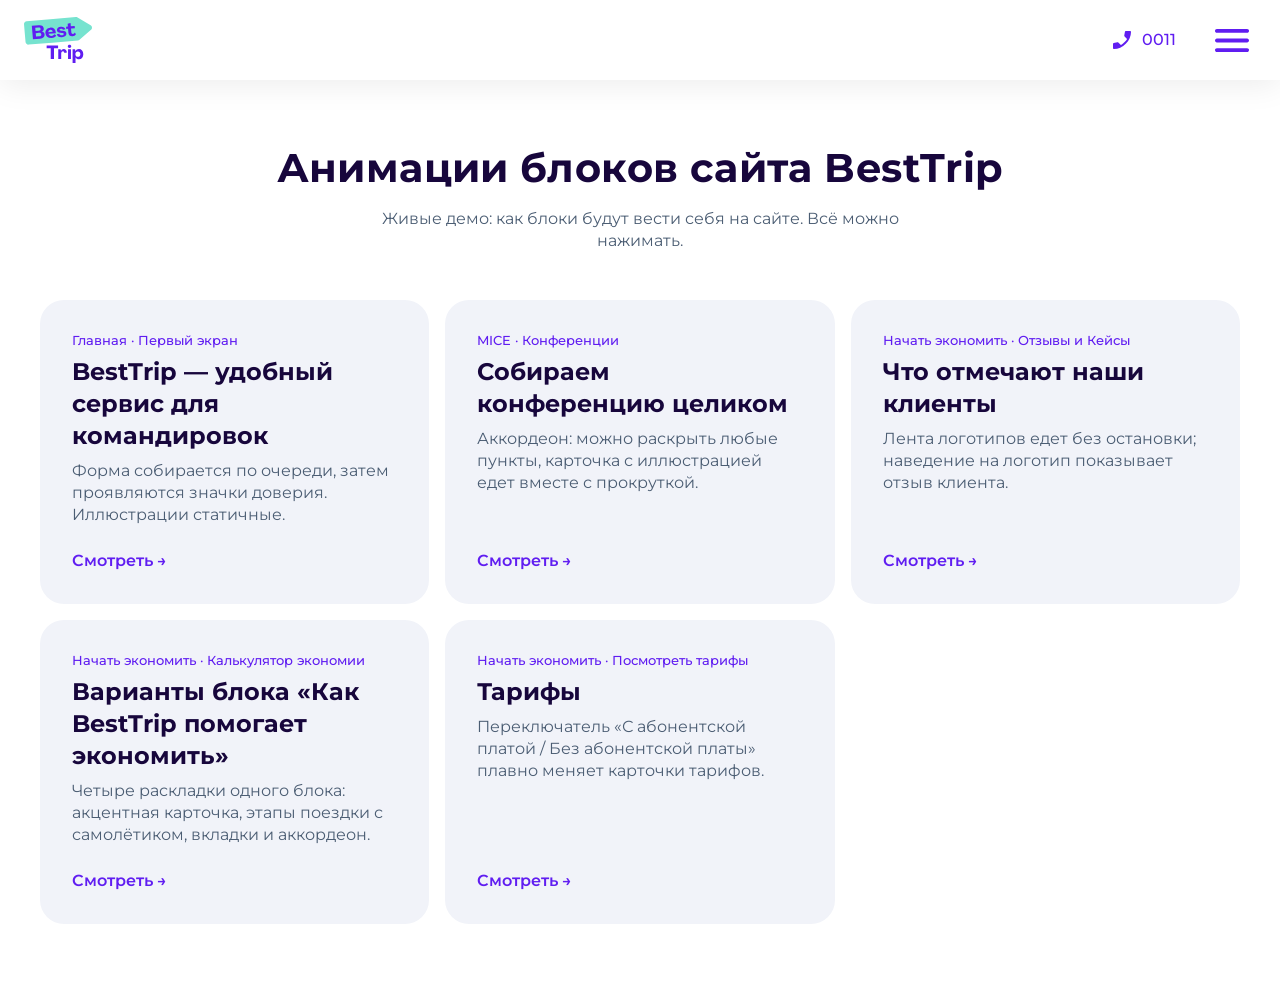
<file: index.html>
<!doctype html>
<html lang="ru">
<head>
<meta charset="utf-8">
<meta name="viewport" content="width=device-width, initial-scale=1">
<link rel="icon" type="image/svg+xml" href="favicon.svg">
<title>BestTrip — анимации блоков</title>
<link rel="preconnect" href="https://fonts.googleapis.com">
<link rel="preconnect" href="https://fonts.gstatic.com" crossorigin>
<link href="https://fonts.googleapis.com/css2?family=Montserrat:wght@400;500;600;700&display=swap" rel="stylesheet">
<style>
  :root {
    --white: #ffffff;
    --ink: #17063c;
    --secondary-text: #4b5d73;
    --section-grey: #f1f3f9;
    --indigo: #601df1;
    --purple-light-10: #efe8fe;
    --fast: 150ms;
    --ease-state: ease-in-out;
  }
  * { box-sizing: border-box; }
  html, body { margin: 0; }
  body {
    background: var(--white);
    color: var(--ink);
    font-family: 'Montserrat', Arial, sans-serif;
    font-size: 16px;
    line-height: 22px;
    -webkit-font-smoothing: antialiased;
  }
  main { max-width: 1232px; margin: 0 auto; padding: 64px 16px; }
  h1 { margin: 0 0 16px; text-align: center; font-size: 40px; line-height: 48px; font-weight: 700; letter-spacing: 0.4px; }
  .lead { max-width: 592px; margin: 0 auto 48px; text-align: center; color: var(--secondary-text); }
  .grid { display: grid; grid-template-columns: repeat(3, minmax(0, 1fr)); gap: 16px; margin: 0; padding: 0; list-style: none; }
  .card {
    display: flex;
    height: 100%;
    flex-direction: column;
    gap: 8px;
    border-radius: 24px;
    padding: 32px;
    background: var(--section-grey);
    color: inherit;
    text-decoration: none;
    transition: background-color var(--fast) var(--ease-state);
  }
  .card:hover { background: var(--purple-light-10); }
  .card:focus-visible { outline: 2px solid var(--indigo); outline-offset: 2px; }
  .card__tag { color: var(--indigo); font-size: 13px; line-height: 16px; font-weight: 500; }
  .card__title { margin: 0; font-size: 24px; line-height: 32px; font-weight: 700; }
  .card__text { margin: 0; color: var(--secondary-text); }
  .card__more { margin-top: auto; padding-top: 16px; color: var(--indigo); font-weight: 600; }
  @media (max-width: 1023px) {
    h1 { font-size: 32px; line-height: 40px; letter-spacing: 0.32px; }
    .grid { grid-template-columns: repeat(2, minmax(0, 1fr)); }
  }
  @media (max-width: 599px) {
    main { padding: 32px 16px; }
    h1 { font-size: 28px; line-height: 36px; letter-spacing: 0; }
    .grid { grid-template-columns: 1fr; }
    .card { padding: 24px; }
  }
</style>
<script src="assets/header.js" defer></script>
</head>
<body>
<main>
  <h1>Анимации блоков сайта BestTrip</h1>
  <p class="lead">Живые демо: как блоки будут вести себя на сайте. Всё можно нажимать.</p>
  <ul class="grid">
    <li>
      <a class="card" href="home-hero/">
        <span class="card__tag">Главная · Первый экран</span>
        <h2 class="card__title">BestTrip — удобный сервис для командировок</h2>
        <p class="card__text">Форма собирается по очереди, затем проявляются значки доверия. Иллюстрации статичные.</p>
        <span class="card__more">Смотреть →</span>
      </a>
    </li>
    <li>
      <a class="card" href="conference-accordion/">
        <span class="card__tag">MICE · Конференции</span>
        <h2 class="card__title">Собираем конференцию целиком</h2>
        <p class="card__text">Аккордеон: можно раскрыть любые пункты, карточка с иллюстрацией едет вместе с прокруткой.</p>
        <span class="card__more">Смотреть →</span>
      </a>
    </li>
    <li>
      <a class="card" href="client-reviews/">
        <span class="card__tag">Начать экономить · Отзывы и Кейсы</span>
        <h2 class="card__title">Что отмечают наши клиенты</h2>
        <p class="card__text">Лента логотипов едет без остановки; наведение на логотип показывает отзыв клиента.</p>
        <span class="card__more">Смотреть →</span>
      </a>
    </li>
    <li>
      <a class="card" href="savings-help-variants/">
        <span class="card__tag">Начать экономить · Калькулятор экономии</span>
        <h2 class="card__title">Варианты блока «Как BestTrip помогает экономить»</h2>
        <p class="card__text">Четыре раскладки одного блока: акцентная карточка, этапы поездки с самолётиком, вкладки и аккордеон.</p>
        <span class="card__more">Смотреть →</span>
      </a>
    </li>
    <li>
      <a class="card" href="pricing/">
        <span class="card__tag">Начать экономить · Посмотреть тарифы</span>
        <h2 class="card__title">Тарифы</h2>
        <p class="card__text">Переключатель «С абонентской платой / Без абонентской платы» плавно меняет карточки тарифов.</p>
        <span class="card__more">Смотреть →</span>
      </a>
    </li>
  </ul>
</main>
</body>
</html>
</file>
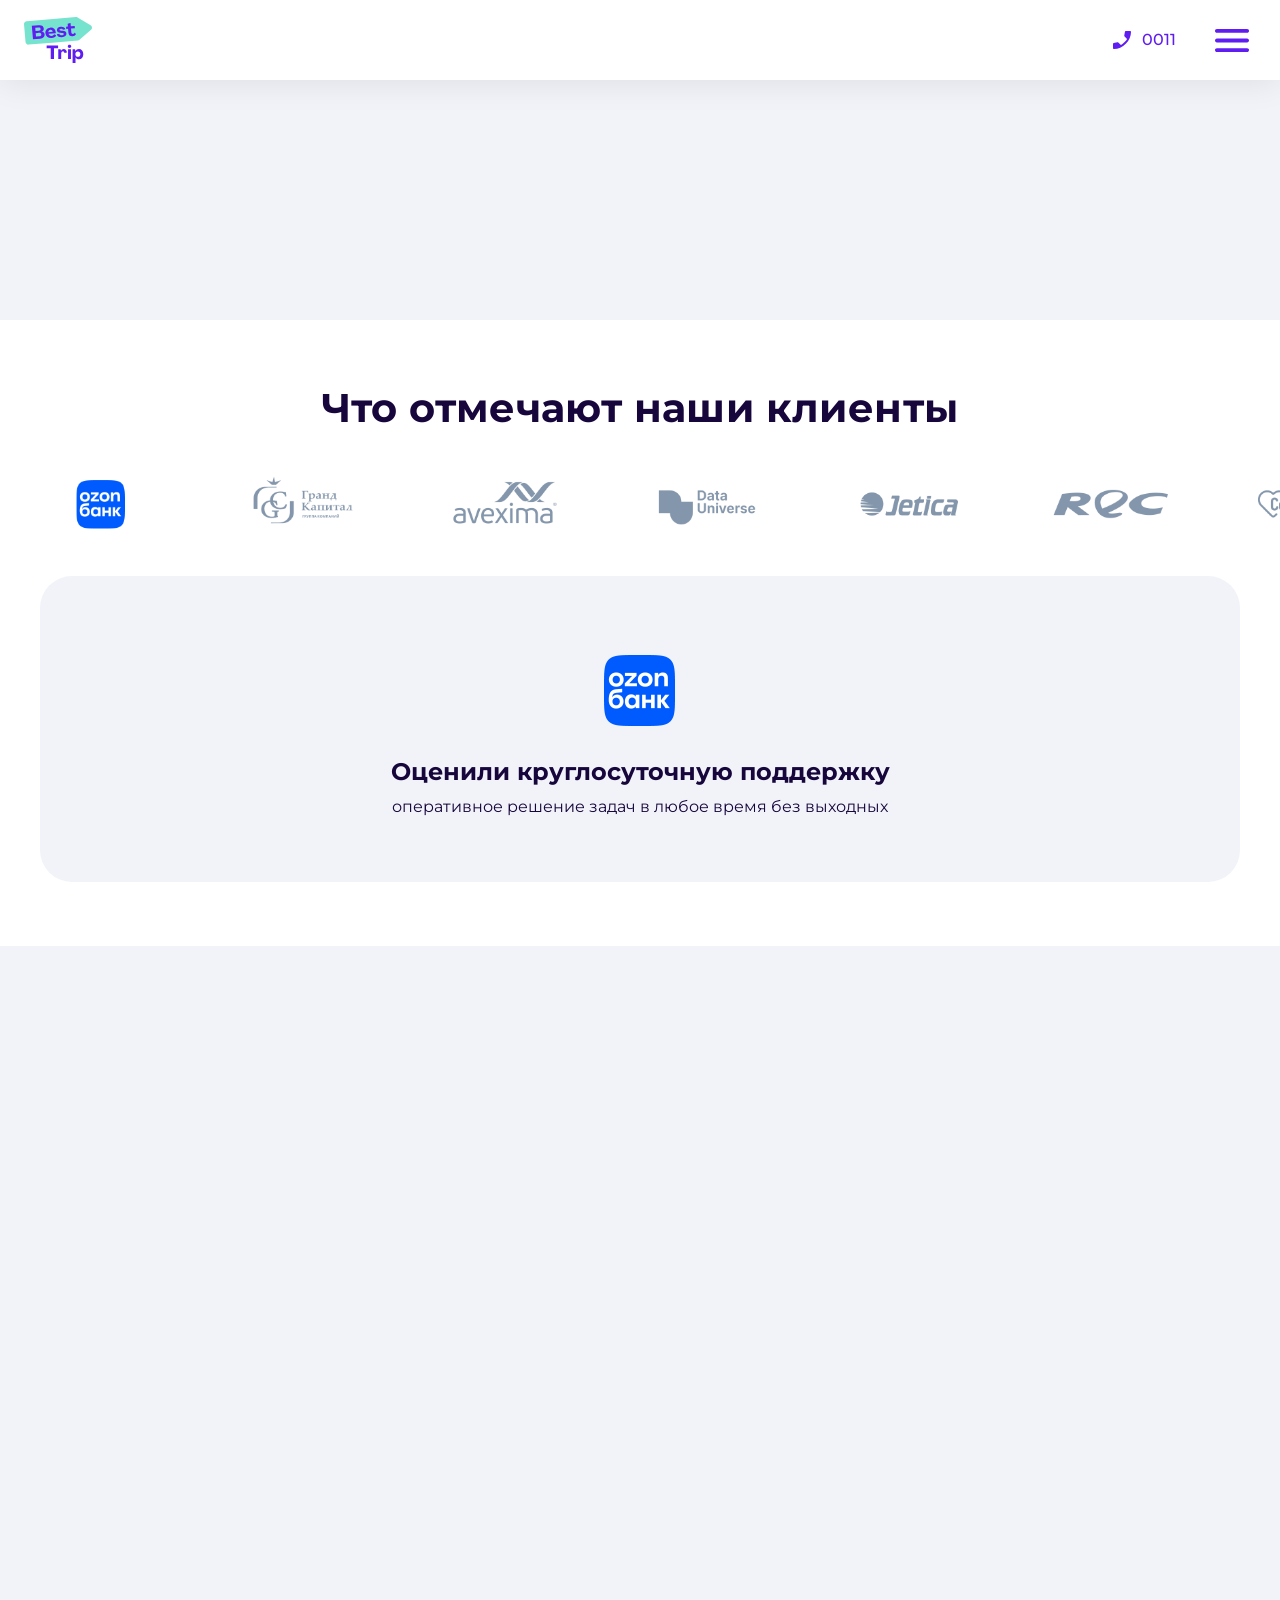
<file: client-reviews/index.html>
<!doctype html>
<html lang="ru">
<head>
<meta charset="utf-8">
<meta name="viewport" content="width=device-width, initial-scale=1">
<link rel="icon" type="image/svg+xml" href="../favicon.svg">
<title>Что отмечают наши клиенты — BestTrip</title>
<link rel="preconnect" href="https://fonts.googleapis.com">
<link rel="preconnect" href="https://fonts.gstatic.com" crossorigin>
<link href="https://fonts.googleapis.com/css2?family=Montserrat:wght@400;500;600;700&display=swap" rel="stylesheet">
<script src="../assets/header.js" defer></script>
<style>
  /* Tokens: BestTrip design-system/tokens.css */
  :root {
    --white: #ffffff;
    --ink: #17063c;
    --section-grey: #f1f3f9;
    --grey-10: #e6ecf3;
    --indigo: #601df1;
    --fast: 150ms;
    --base: 250ms;
    --ease-state: ease-in-out;

    /* mobile (<600) */
    --h2-size: 28px; --h2-lh: 36px; --h2-ls: 0px;
    --h4-size: 20px; --h4-lh: 26px;
    --section-pad: 32px;
    --title-gap: 24px;
    --card-pad: 24px;
    --card-radius: 24px;
    --card-logo-w: 160px;
  }
  @media (min-width: 600px) {
    :root {
      --h2-size: 32px; --h2-lh: 40px; --h2-ls: 0.32px;
      --h4-size: 20px; --h4-lh: 28px;
      --section-pad: 48px;
      --title-gap: 32px;
      --card-pad: 48px;
      --card-radius: 32px;
      --card-logo-w: 200px;
    }
  }
  @media (min-width: 1024px) {
    :root {
      --h2-size: 40px; --h2-lh: 48px; --h2-ls: 0.4px;
      --h4-size: 24px; --h4-lh: 32px;
      --section-pad: 64px;
      --card-pad: 64px;
    }
  }

  * { box-sizing: border-box; }
  html, body { margin: 0; }
  body {
    background: var(--white);
    color: var(--ink);
    font-family: 'Montserrat', Arial, sans-serif;
    font-size: 16px;
    line-height: 22px;
    -webkit-font-smoothing: antialiased;
    overflow-x: hidden;
  }
  button { font: inherit; color: inherit; }

  /* Empty grey sections around the block, as if it sat in the middle of a page */
  .spacer { height: 100vh; background: var(--section-grey); }
  .spacer--top { height: 240px; }

  .block { padding: var(--section-pad) 0; background: var(--white); }
  .block__title {
    margin: 0 16px var(--title-gap);
    text-align: center;
    font-size: var(--h2-size);
    line-height: var(--h2-lh);
    font-weight: 700;
    letter-spacing: var(--h2-ls);
  }

  /* ---------- Logo rows: full-bleed marquees ---------- */
  .rows { display: grid; gap: 16px; }
  .row { overflow: hidden; }
  .track { display: flex; width: max-content; gap: 16px; padding-inline: 8px; will-change: transform; }
  .row[data-dir='left'] .track { animation: mq-left 48s linear infinite; }
  /* The marquee keeps moving under the cursor; it only pauses while a keyboard user tabs through logos */
  .rows:has(.logo:focus-visible) .track { animation-play-state: paused; }
  @keyframes mq-left { from { transform: translateX(0); } to { transform: translateX(-50%); } }

  .logo {
    position: relative;
    display: grid;
    width: 186px;
    height: 80px;
    flex: 0 0 auto;
    place-items: center;
    padding: 0;
    border: 0;
    border-radius: 16px;
    background: transparent;
    cursor: pointer;
  }
  .logo img { grid-area: 1 / 1; display: block; width: 136px; height: 68px; transition: opacity var(--fast) var(--ease-state); }
  .logo .is-color { opacity: 0; }
  .logo:hover .is-color, .logo:focus-visible .is-color, .logo[aria-pressed='true'] .is-color { opacity: 1; }
  .logo:hover .is-grey, .logo:focus-visible .is-grey, .logo[aria-pressed='true'] .is-grey { opacity: 0; }
  .logo:focus-visible { outline: 2px solid var(--indigo); outline-offset: -2px; }

  /* ---------- Review card ---------- */
  .card {
    max-width: 1200px;
    margin: 32px 16px 0;
    border-radius: var(--card-radius);
    padding: var(--card-pad);
    background: var(--section-grey);
    text-align: center;
  }
  @media (min-width: 600px) { .card { margin-inline: auto; width: min(720px, calc(100% - 48px)); } }
  @media (min-width: 1024px) { .card { width: min(1200px, calc(100% - 64px)); } }
  .card__body { display: flex; flex-direction: column; align-items: center; gap: 16px; transition: opacity var(--base) var(--ease-state), transform var(--base) var(--ease-state); }
  .card__body.is-out { opacity: 0; transform: translateY(8px); }
  .card__logo { display: block; width: var(--card-logo-w); height: auto; aspect-ratio: 2 / 1; }
  .card__text { max-width: 693px; }
  .card__title { margin: 0 0 8px; font-size: var(--h4-size); line-height: var(--h4-lh); font-weight: 700; }
  .card__desc { margin: 0; }

  /* ---------- Progress bar under the swipe row (phone only) ---------- */
  .progress { display: none; }

  /* ---------- Phone: swipeable logo cards + progress bar (Figma Home/375 7963:128032) ---------- */
  @media (max-width: 599px) {
    .row { margin-inline: 16px; overflow-x: auto; scroll-snap-type: x mandatory; scrollbar-width: none; }
    .row::-webkit-scrollbar { display: none; }
    .row .track { animation: none !important; padding-inline: 0; gap: 8px; }
    .row .is-clone { display: none; }
    .logo {
      width: 149px;
      height: 80px;
      border: 1px solid var(--grey-10);
      border-radius: 16px;
      background: var(--white);
      scroll-snap-align: start;
    }
    .logo img { width: 120px; height: 60px; }
    .progress {
      position: relative;
      display: block;
      height: 4px;
      margin: 16px 16px 0;
      overflow: hidden;
      border-radius: 2px;
      background: var(--grey-10);
    }
    .progress__thumb {
      position: absolute;
      top: 0;
      left: 0;
      height: 100%;
      border-radius: 2px;
      background: var(--ink);
      will-change: transform;
    }
    .card { margin-top: 24px; }
  }

  @media (prefers-reduced-motion: reduce) {
    .track { animation: none !important; }
    .row { overflow-x: auto; scrollbar-width: none; }
    .row .is-clone { display: none; }
    *, *::before, *::after { transition: none !important; }
  }
</style>
</head>
<body>
<div class="spacer spacer--top" aria-hidden="true"></div>
<section class="block" aria-labelledby="title">
  <h2 class="block__title" id="title">Что отмечают наши клиенты</h2>
  <div class="rows" id="rows"></div>
  <div class="progress" aria-hidden="true"><div class="progress__thumb" id="thumb"></div></div>
  <div class="card" aria-live="polite">
    <div class="card__body" id="card"></div>
  </div>
</section>
<div class="spacer" aria-hidden="true"></div>

<script>
/* Copy: Figma node 7970:131900 «Отзывы» */
const CLIENTS = [
  { id: 'ozon', name: 'Ozon Банк', head: 'Оценили круглосуточную поддержку', body: 'оперативное решение задач в любое время без выходных' },
  { id: 'grand_capital', name: 'Гранд Капитал', head: 'Отмечают высокий уровень сервиса', body: 'качественное сопровождение до и после командировки, помощь в решении всех вопросов во время поездки, структурированность информации и памяток' },
  { id: 'avexima', name: 'Avexima', head: 'Ценят профессионализм персонала', body: 'отдельная благодарность менеджерам Ксении и Веронике за чёткость, терпение, внимательность и умение общаться с иностранными партнёрами от имени группы' },
  { id: 'data_universe', name: 'Data Universe', head: 'Оценили круглосуточную поддержку', body: 'оперативное решение задач в любое время без выходных' },
  { id: 'jetica', name: 'Jetica', head: 'Оценили круглосуточную поддержку', body: 'оперативное решение задач в любое время без выходных' },
  { id: 'rusendurance', name: 'РЭК', head: 'Оценили круглосуточную поддержку', body: 'оперативное решение задач в любое время без выходных' },
  { id: 'heart_of_russia', name: 'Сердце России', head: 'Оценили круглосуточную поддержку', body: 'оперативное решение задач в любое время без выходных' },
  { id: 'successful_investments', name: 'Успешные инвестиции', head: 'Оценили круглосуточную поддержку', body: 'оперативное решение задач в любое время без выходных' },
  { id: 'capitalrt', name: 'Capital RT', head: 'Оценили круглосуточную поддержку', body: 'оперативное решение задач в любое время без выходных' },
];
const logo = (id, c) => `../assets/logos/${id}-${c}.png`;

/* One row in Figma order; the set is repeated so the marquee loops seamlessly */
const tile = (c, clone) => `<button class="logo${clone ? ' is-clone' : ''}" type="button" data-id="${c.id}" aria-pressed="false"${clone ? ' tabindex="-1" aria-hidden="true"' : ''} aria-label="Отзыв: ${c.name}">
    <img class="is-grey" src="${logo(c.id, 'grey')}" alt=""><img class="is-color" src="${logo(c.id, 'color')}" alt=""></button>`;
const row = (list, dir) => `<div class="row" data-dir="${dir}"><div class="track">${list.map((c) => tile(c, false)).join('')}${list.map((c) => tile(c, true)).join('')}</div></div>`;
document.getElementById('rows').innerHTML = row(CLIENTS, 'left');

/* Phone: the thumb shows how much of the logo row is visible and where it is scrolled to */
const swipeRow = document.querySelector('.row');
const thumb = document.getElementById('thumb');
function syncThumb() {
  const track = thumb.parentElement.clientWidth;
  const ratio = swipeRow.clientWidth / swipeRow.scrollWidth;
  const w = Math.max(48, track * ratio);
  const max = swipeRow.scrollWidth - swipeRow.clientWidth;
  const pos = max > 0 ? swipeRow.scrollLeft / max : 0;
  thumb.style.width = `${w}px`;
  thumb.style.transform = `translateX(${pos * (track - w)}px)`;
}
swipeRow.addEventListener('scroll', syncThumb, { passive: true });
addEventListener('resize', syncThumb);
syncThumb();

const card = document.getElementById('card');
let current = null;
function show(id, animate = true) {
  if (id === current) return;
  current = id;
  const c = CLIENTS.find((x) => x.id === id);
  document.querySelectorAll('.logo').forEach((b) => b.setAttribute('aria-pressed', String(b.dataset.id === id)));
  const render = () => {
    card.innerHTML = `<img class="card__logo" src="${logo(c.id, 'color')}" alt="${c.name}">
      <div class="card__text"><p class="card__title">${c.head}</p><p class="card__desc">${c.body}</p></div>`;
  };
  if (!animate || matchMedia('(prefers-reduced-motion: reduce)').matches) { render(); return; }
  card.classList.add('is-out');
  setTimeout(() => { render(); requestAnimationFrame(() => card.classList.remove('is-out')); }, 200);
}
show('ozon', false);

/* Click (tap) picks a client; on devices with a mouse, hovering a logo previews its review too */
document.getElementById('rows').addEventListener('click', (e) => {
  const b = e.target.closest('.logo');
  if (b) show(b.dataset.id);
});
if (matchMedia('(hover: hover)').matches) {
  document.getElementById('rows').addEventListener('mouseover', (e) => {
    const b = e.target.closest('.logo');
    if (b) show(b.dataset.id);
  });
}
</script>
</body>
</html>
</file>
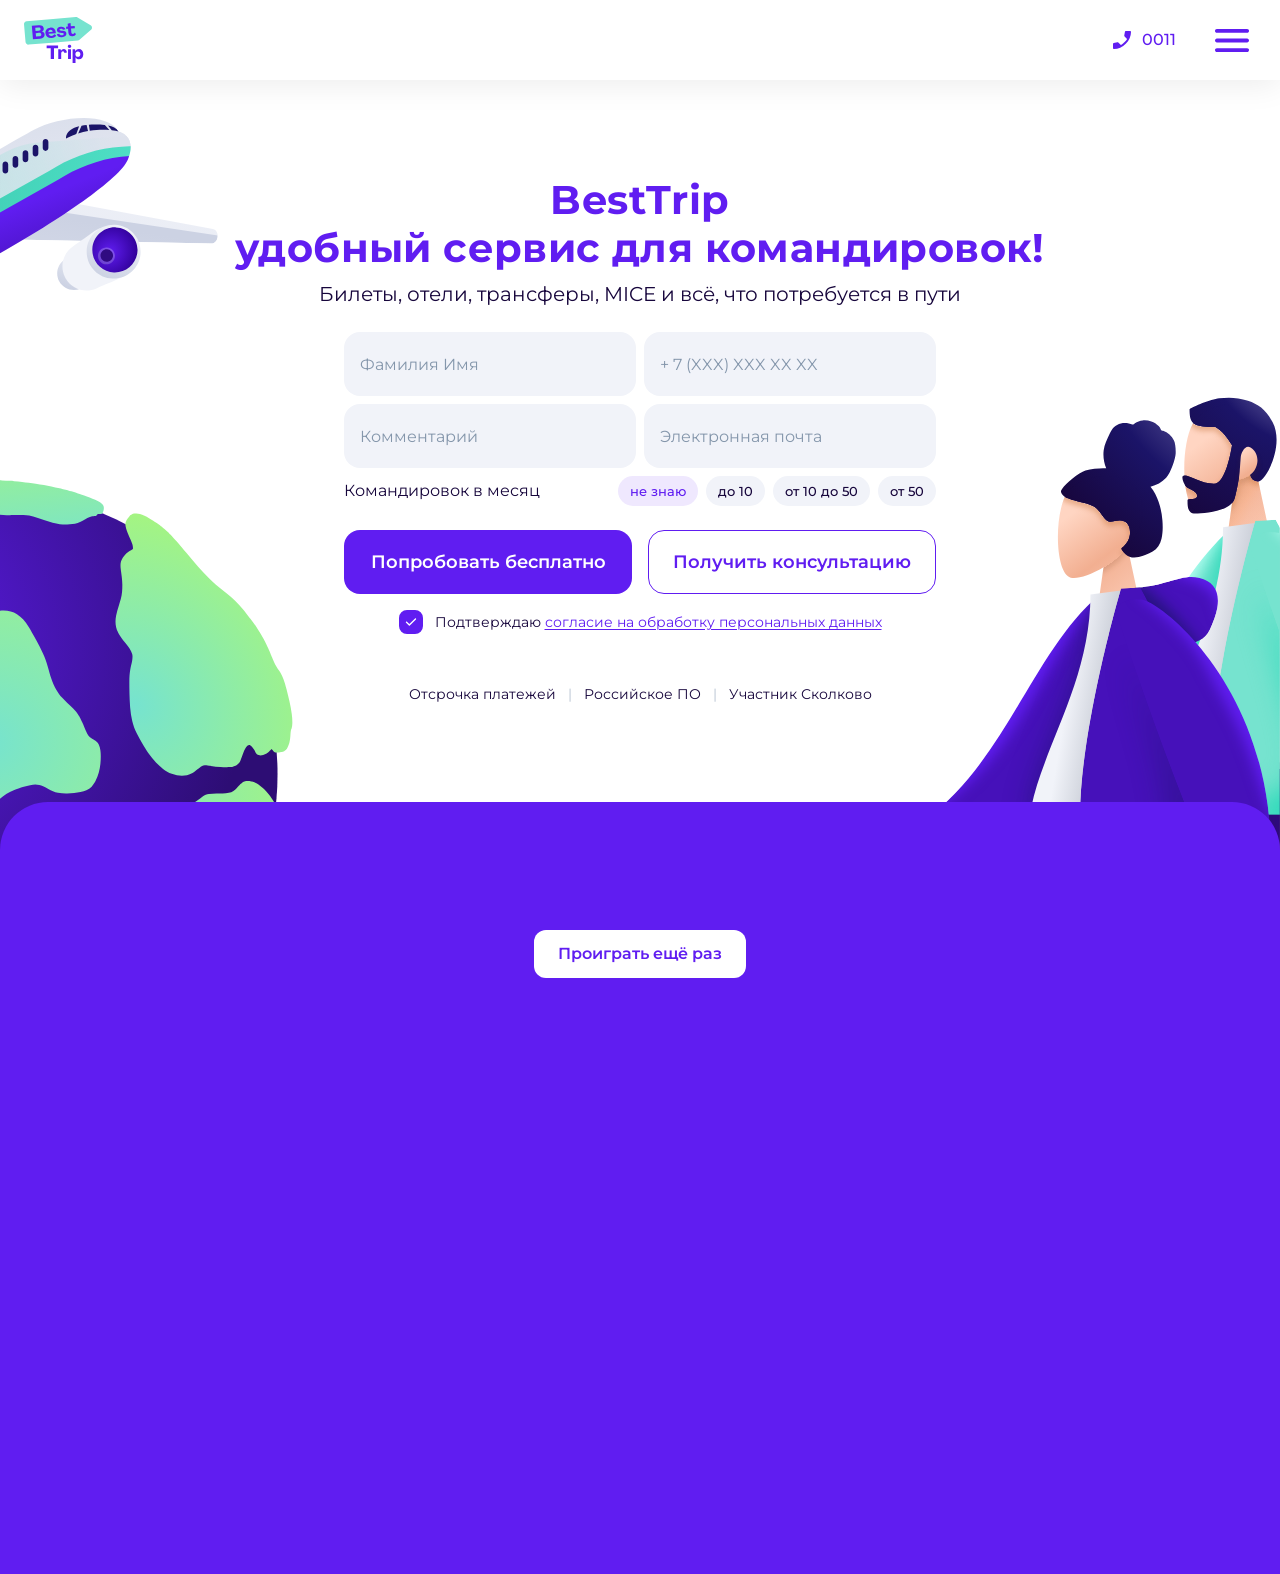
<file: home-hero/index.html>
<!doctype html>
<html lang="ru">
<head>
<meta charset="utf-8">
<meta name="viewport" content="width=device-width, initial-scale=1">
<link rel="icon" type="image/svg+xml" href="../favicon.svg">
<title>Первый экран главной — BestTrip</title>
<link rel="preconnect" href="https://fonts.googleapis.com">
<link rel="preconnect" href="https://fonts.gstatic.com" crossorigin>
<link href="https://fonts.googleapis.com/css2?family=Montserrat:wght@400;500;600;700;800&display=swap" rel="stylesheet">
<script src="../assets/header.js" defer></script>
<style>
  /* Tokens: BestTrip design-system/tokens.css. Layout: Figma Home/Hero 7485:141081 (1440), 7984:132033 (375). */
  :root {
    --white: #ffffff;
    --ink: #17063c;
    --section-grey: #f1f3f9;
    --grey-40: #b5c2d0;
    --grey-60: #8496ab;
    --indigo: #601df1;
    --primary-purple: #4611ba;
    --purple-light: #cfbbfb;
    --purple-light-10: #efe8fe;
    --purple-light-20: #dfd2fc;
    --indigo-alpha-20: rgba(96, 29, 241, 0.2);
    --fast: 150ms;
    --base: 250ms;
    --ease-out: ease-out;
    --ease-state: ease-in-out;

    /* mobile (<600) */
    --title: 28px; --title-lh: 36px; --title-ls: 0;
    --sub: 18px; --sub-lh: 26px;
  }
  @media (min-width: 600px) {
    :root { --title: 32px; --title-lh: 40px; --title-ls: 0.32px; }
  }
  @media (min-width: 1024px) {
    :root { --title: 40px; --title-lh: 48px; --title-ls: 0.4px; --sub: 20px; --sub-lh: 28px; }
  }

  * { box-sizing: border-box; }
  html, body { margin: 0; }
  body {
    background: var(--white);
    color: var(--ink);
    font-family: 'Montserrat', Arial, sans-serif;
    font-size: 16px;
    line-height: 22px;
    -webkit-font-smoothing: antialiased;
  }
  .sr-only {
    position: absolute; width: 1px; height: 1px; overflow: hidden;
    clip: rect(0, 0, 0, 0); clip-path: inset(50%); white-space: nowrap;
  }

  /* ---------- Hero ---------- */
  .hero {
    --k: 0.35; --k-plane: 0.45;
    position: relative;
    overflow: hidden;
    padding-bottom: 64px;
    background: var(--white);
  }
  /* Hero3_bottom: скруглённый верх следующего фиолетового блока */
  .hero::after {
    position: absolute; z-index: 2; right: 0; bottom: 0; left: 0;
    height: 64px; border-radius: 48px 48px 0 0;
    background: var(--indigo); content: '';
  }
  .next { min-height: 240px; padding: 32px 16px; background: var(--indigo); text-align: center; }

  .content {
    position: relative; z-index: 1;
    max-width: 1200px; margin: 0 auto;
    padding: 8px 16px 48px;
  }
  .heading { display: flex; flex-direction: column; gap: 8px; text-align: center; }
  .title {
    margin: 0; color: var(--indigo);
    font-size: var(--title); line-height: var(--title-lh); letter-spacing: var(--title-ls); font-weight: 700;
  }
  .wordmark { display: block; font-size: 36px; line-height: 44px; }
  .subtitle { margin: 0; font-size: var(--sub); line-height: var(--sub-lh); }

  .form { display: flex; flex-direction: column; max-width: 592px; margin: 24px auto 0; }
  .fields { display: grid; grid-template-columns: 1fr; gap: 8px; }
  .field input {
    display: block; width: 100%; height: 64px;
    border: 0; border-radius: 16px; padding: 20px 16px;
    background: var(--section-grey); color: var(--ink);
    font: inherit;
  }
  .field input::placeholder { color: var(--grey-60); opacity: 1; }
  .field input:focus-visible { outline: 2px solid var(--indigo); outline-offset: 2px; }

  .trips { display: flex; flex-direction: column; align-items: flex-start; gap: 8px; margin-top: 8px; }
  .chips { display: flex; flex-wrap: wrap; gap: 8px; }
  .chip {
    min-height: 30px; border: 0; border-radius: 48px; padding: 4px 12px;
    background: var(--section-grey); color: var(--ink);
    font: 500 13px/22px 'Montserrat', Arial, sans-serif;
    cursor: pointer;
    transition: background-color var(--fast) var(--ease-state), color var(--fast) var(--ease-state);
  }
  .chip:hover { background: var(--purple-light-20); color: var(--indigo); }
  .chip[aria-pressed='true'] { background: var(--purple-light-10); color: var(--indigo); }
  .chip:focus-visible { outline: 2px solid var(--indigo); outline-offset: 2px; }

  .buttons { display: grid; grid-template-columns: 1fr; gap: 16px; margin-top: 24px; }
  .btn {
    display: inline-flex; height: 64px; align-items: center; justify-content: center;
    border: 0; border-radius: 16px; padding: 16px 24px;
    font: 600 18px/24px 'Montserrat', Arial, sans-serif; white-space: nowrap; cursor: pointer;
    transition: background-color var(--fast) var(--ease-state), border-color var(--fast) var(--ease-state), color var(--fast) var(--ease-state);
  }
  .btn:focus-visible { outline: 2px solid var(--indigo); outline-offset: 2px; }
  .btn--primary { background: var(--indigo); color: var(--white); }
  .btn--primary:hover { background: var(--purple-light); color: var(--indigo); }
  .btn--outline { border: 1px solid var(--indigo); background: transparent; color: var(--indigo); }
  .btn--outline:hover { background: var(--indigo-alpha-20); color: var(--primary-purple); }
  .btn--white { height: 48px; border-radius: 12px; padding: 12px 24px; background: var(--white); color: var(--indigo); font-size: 16px; }
  .btn--white:hover { background: var(--purple-light); }

  .consent { display: flex; justify-content: flex-start; margin-top: 16px; }
  .checkbox { position: relative; display: flex; align-items: center; gap: 12px; cursor: pointer; }
  .checkbox input { position: absolute; inset: 0; margin: 0; opacity: 0; cursor: pointer; }
  .checkbox__box {
    display: grid; width: 24px; height: 24px; flex: 0 0 24px; place-items: center;
    border: 2px solid var(--grey-40); border-radius: 8px;
    transition: background-color var(--fast) var(--ease-state), border-color var(--fast) var(--ease-state);
  }
  .checkbox__box img { width: 16px; height: 16px; opacity: 0; }
  .checkbox input:checked + .checkbox__box { border-color: var(--indigo); background: var(--indigo); }
  .checkbox input:checked + .checkbox__box img { opacity: 1; }
  .checkbox input:focus-visible + .checkbox__box { outline: 2px solid var(--indigo); outline-offset: 2px; }
  .checkbox__label { position: relative; font-size: 14px; line-height: 20px; }
  .checkbox__label a { position: relative; z-index: 1; color: var(--indigo); text-decoration: underline; text-underline-offset: 2px; }

  .badges {
    display: flex; flex-direction: column; align-items: center; gap: 4px;
    max-width: 592px; margin: 16px auto 0; padding: 0; list-style: none;
  }
  .badge { display: inline-flex; align-items: center; gap: 12px; font-size: 14px; line-height: 24px; }

  /* ---------- Иллюстрации ---------- */
  .art { position: absolute; z-index: 0; pointer-events: none; }
  .art img { display: block; width: 100%; height: auto; }
  /* Иллюстрации статичные: стоят на позициях из макета, обрезаны краем экрана */
  .plane { display: none; top: calc(47px * var(--k-plane)); left: 0; width: calc(273px * var(--k-plane)); }
  .globe { display: none; bottom: 0; left: 0; width: calc(367px * var(--k)); }
  .man { display: none; right: 0; bottom: 0; width: calc(453px * var(--k)); }
  .woman { display: none; right: 0; bottom: 0; width: calc(621px * var(--k)); }

  /* 375: полоса с глобусом и самолётом над заголовком */
  .band { position: relative; height: 176px; }
  .earth-m { top: 0; right: 0; width: 167px; }
  .plane-m { top: 13px; right: 0; width: 303px; }

  /* ---------- Анимация ----------
     Фоновые иллюстрации не анимируются.
     0–840     заголовок, поля, чипсы, кнопки, согласие — по очереди, шаг 60
     700–1250  значки доверия проявляются по очереди */
  .hero[data-play='idle'] .reveal,
  .hero[data-play='idle'] .badge { opacity: 0; }

  .hero[data-play='run'] .reveal { animation: reveal 300ms var(--ease-out) both; animation-delay: calc(var(--step) * 60ms); }
  .hero[data-play='run'] .badge { animation: badge-in var(--base) var(--ease-out) both; animation-delay: calc(700ms + var(--i) * 150ms); }

  @keyframes reveal { from { opacity: 0; transform: translateY(12px); } }
  @keyframes badge-in { from { opacity: 0; transform: translateY(8px); } }

  /* ---------- Брейкпоинты ---------- */
  @media (min-width: 600px) {
    .hero { --k: 0.6; --k-plane: 0.45; }
    .band { display: none; }
    .plane, .globe, .man, .woman { display: block; }
    .content { padding: 64px 24px 280px; }
    .wordmark { font-size: inherit; line-height: inherit; }
    .fields, .buttons { grid-template-columns: 1fr 1fr; }
    .trips { flex-direction: row; align-items: center; justify-content: space-between; }
    .consent { justify-content: center; }
    .badges { flex-direction: row; flex-wrap: wrap; justify-content: center; gap: 12px; margin-top: 48px; }
    .badge + .badge::before { content: '|'; color: var(--grey-40); }
    .next { min-height: 480px; padding: 48px 24px; }
  }
  @media (min-width: 1024px) {
    .hero { --k: 0.6; --k-plane: 0.6; }
    .content { padding: 96px 32px; }
    .next { min-height: 708px; padding: 64px 32px; }
  }
  @media (min-width: 1280px) {
    .hero { --k: 0.8; --k-plane: 0.8; }
  }
  @media (min-width: 1440px) {
    .hero { --k: 1; --k-plane: 1; }
    .content { padding: 96px 0; }
  }

  @media (prefers-reduced-motion: reduce) {
    .hero .reveal, .hero .badge {
      animation: none !important; transition: none !important; transform: none !important; opacity: 1 !important;
    }
  }
</style>
</head>
<body>
<main>
  <section class="hero" id="hero" data-play="idle" aria-labelledby="hero-title">
    <div class="art plane" aria-hidden="true"><img src="img/plane.svg" alt="" width="273" height="251"></div>
    <div class="art globe" aria-hidden="true"><img src="img/globe.svg" alt="" width="367" height="498"></div>
    <div class="art man" aria-hidden="true"><img src="img/man.svg" alt="" width="453" height="662"></div>
    <div class="art woman" aria-hidden="true"><img src="img/woman.svg" alt="" width="621" height="568"></div>

    <div class="band" aria-hidden="true">
      <div class="art earth-m"><img src="img/earth-mobile.svg" alt="" width="167" height="168"></div>
      <div class="art plane-m"><img src="img/plane-mobile.svg" alt="" width="303" height="163"></div>
    </div>

    <div class="content">
      <div class="heading reveal" style="--step: 0">
        <h1 class="title" id="hero-title"><span class="wordmark">BestTrip</span> удобный сервис для&nbsp;командировок!</h1>
        <p class="subtitle">Билеты, отели, трансферы, MICE и всё, что потребуется в пути</p>
      </div>

      <form class="form" aria-labelledby="hero-title" onsubmit="event.preventDefault()">
        <div class="fields">
          <label class="field reveal" style="--step: 3"><span class="sr-only">Фамилия Имя</span><input name="name" placeholder="Фамилия Имя"></label>
          <label class="field reveal" style="--step: 4"><span class="sr-only">Телефон</span><input name="phone" type="tel" placeholder="+ 7 (XXX) XXX XX XX"></label>
          <label class="field reveal" style="--step: 5"><span class="sr-only">Комментарий</span><input name="comment" placeholder="Комментарий"></label>
          <label class="field reveal" style="--step: 6"><span class="sr-only">Электронная почта</span><input name="email" type="email" placeholder="Электронная почта"></label>
        </div>

        <div class="trips reveal" style="--step: 7">
          <span>Командировок в месяц</span>
          <div class="chips" id="chips">
            <button class="chip" type="button" aria-pressed="true">не знаю</button>
            <button class="chip" type="button" aria-pressed="false">до 10</button>
            <button class="chip" type="button" aria-pressed="false">от 10 до 50</button>
            <button class="chip" type="button" aria-pressed="false">от 50</button>
          </div>
        </div>

        <div class="buttons reveal" style="--step: 8">
          <button class="btn btn--primary" type="submit">Попробовать бесплатно</button>
          <button class="btn btn--outline" type="button">Получить консультацию</button>
        </div>

        <div class="consent reveal" style="--step: 9">
          <label class="checkbox">
            <input type="checkbox" name="consent" checked>
            <span class="checkbox__box"><img src="img/check.svg" alt=""></span>
            <span class="checkbox__label">Подтверждаю <a href="https://besttrip.ru/%D0%A1%D0%BE%D0%B3%D0%BB%D0%B0%D1%81%D0%B8%D0%B5%20%D1%81%20%D0%BE%D0%B1%D1%80%D0%B0%D0%B1%D0%BE%D1%82%D0%BA%D0%BE%D0%B8%20%D0%9F%D0%94%D0%BD.pdf" target="_blank" rel="noreferrer">согласие на обработку персональных данных</a></span>
          </label>
        </div>
      </form>

      <ul class="badges">
        <li class="badge" style="--i: 0">Отсрочка платежей</li>
        <li class="badge" style="--i: 1">Российское ПО</li>
        <li class="badge" style="--i: 2">Участник Сколково</li>
      </ul>
    </div>
  </section>

  <section class="next" aria-label="Следующий блок">
    <button class="btn btn--white" type="button" id="replay">Проиграть ещё раз</button>
  </section>
</main>

<script>
  (function () {
    const hero = document.getElementById('hero');

    // Старт, когда экран попал в поле зрения
    const start = () => {
      const io = new IntersectionObserver((entries) => {
        if (entries.some((e) => e.isIntersecting)) { hero.dataset.play = 'run'; io.disconnect(); }
      }, { threshold: 0.35 });
      io.observe(hero);
    };
    start();

    document.getElementById('replay').addEventListener('click', () => {
      hero.dataset.play = 'idle';
      void hero.offsetWidth; // сброс анимаций
      window.scrollTo({ top: 0, behavior: 'smooth' });
      start();
    });

    // Чипсы: выбран один вариант
    const chips = document.querySelectorAll('#chips .chip');
    chips.forEach((chip) => chip.addEventListener('click', () => {
      chips.forEach((c) => c.setAttribute('aria-pressed', String(c === chip)));
    }));

  })();
</script>
</body>
</html>
</file>
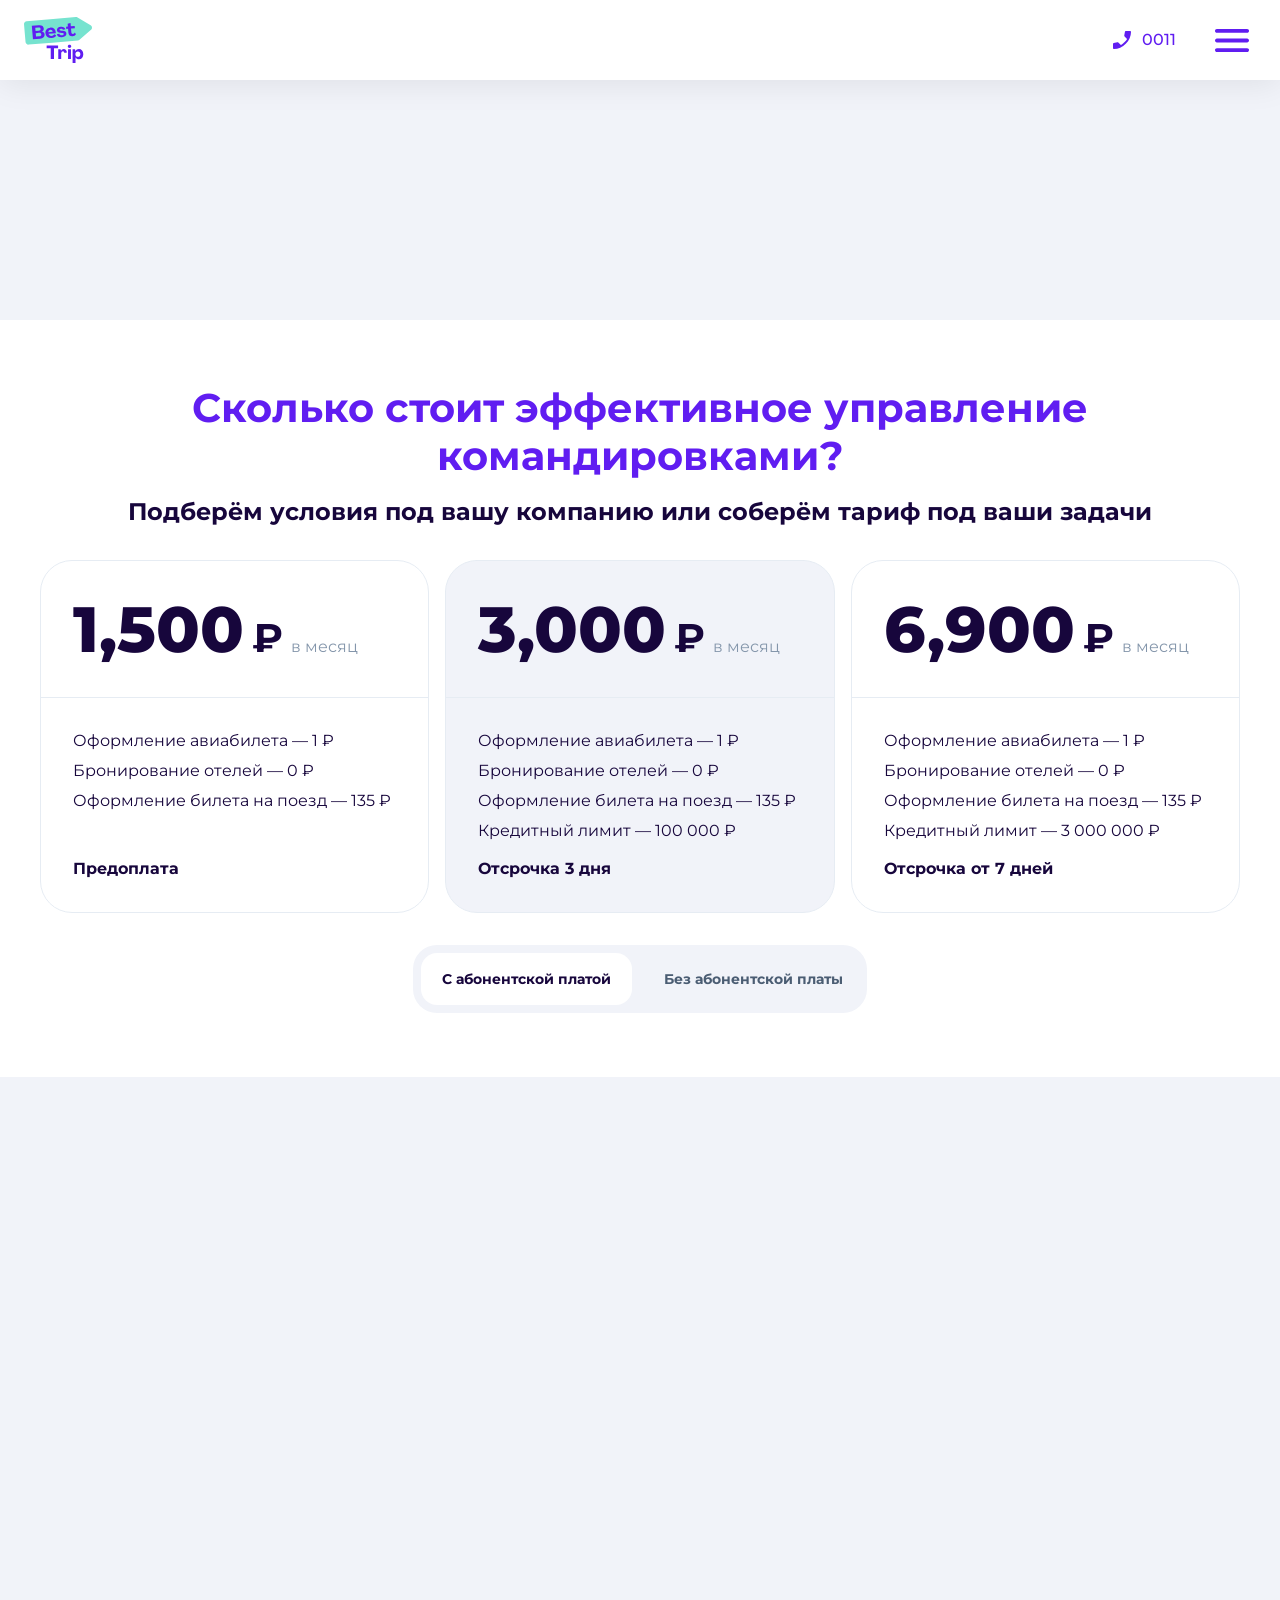
<file: pricing/index.html>
<!doctype html>
<html lang="ru">
<head>
<meta charset="utf-8">
<meta name="viewport" content="width=device-width, initial-scale=1">
<link rel="icon" type="image/svg+xml" href="../favicon.svg">
<title>Тарифы — BestTrip</title>
<link rel="preconnect" href="https://fonts.googleapis.com">
<link rel="preconnect" href="https://fonts.gstatic.com" crossorigin>
<link href="https://fonts.googleapis.com/css2?family=Montserrat:wght@400;500;600;700;800&display=swap" rel="stylesheet">
<script src="../assets/header.js" defer></script>
<style>
  /* Tokens: BestTrip design-system/tokens.css. Layout: Figma «Посмотреть тарифы» (Pricing/1440, 1024, 768, 375) */
  :root {
    --white: #ffffff;
    --ink: #17063c;
    --secondary-text: #4b5d73;
    --section-grey: #f1f3f9;
    --grey-10: #e6ecf3;
    --grey-60: #8496ab;
    --indigo: #601df1;
    --fast: 150ms;
    --base: 250ms;
    --slow: 350ms;
    --ease-state: ease-in-out;
    --ease-out: ease-out;

    /* mobile (<600) */
    --h2-size: 28px; --h2-lh: 36px;
    --sub-size: 20px; --sub-lh: 28px;
    --section-pad: 32px;
    --price: 36px; --price-lh: 44px; --cur: 28px;
    --card-pad: 24px;
    --card-radius: 24px;
  }
  @media (min-width: 600px) {
    :root {
      --h2-size: 32px; --h2-lh: 40px;
      --sub-size: 20px; --sub-lh: 28px;
      --section-pad: 48px;
      --price: 48px; --price-lh: 56px; --cur: 32px;
      --card-pad: 32px;
      --card-radius: 32px;
    }
  }
  @media (min-width: 1024px) {
    :root {
      --h2-size: 40px; --h2-lh: 48px;
      --sub-size: 24px; --sub-lh: 32px;
      --section-pad: 64px;
      --price: 64px; --price-lh: 72px; --cur: 40px;
    }
  }

  * { box-sizing: border-box; }
  html, body { margin: 0; }
  body {
    background: var(--section-grey);
    color: var(--ink);
    font-family: 'Montserrat', Arial, sans-serif;
    font-size: 16px;
    line-height: 22px;
    -webkit-font-smoothing: antialiased;
  }
  button { font: inherit; color: inherit; }

  /* Empty grey sections around the white block, as if it sat in the middle of a page */
  .spacer { height: 100vh; background: var(--section-grey); }
  .spacer--top { height: 240px; }

  .block { padding: var(--section-pad) 16px calc(var(--section-pad) + 0px); background: var(--white); }
  .block__inner { max-width: 1200px; margin: 0 auto; }
  @media (min-width: 600px) and (max-width: 1023px) { .block__inner { max-width: 720px; } }

  .block__title {
    margin: 0 0 16px;
    color: var(--indigo);
    text-align: center;
    font-size: var(--h2-size);
    line-height: var(--h2-lh);
    font-weight: 700;
  }
  .block__subtitle {
    margin: 0 0 32px;
    text-align: center;
    font-size: var(--sub-size);
    line-height: var(--sub-lh);
    font-weight: 700;
  }

  /* ---------- Cards ---------- */
  .stage { position: relative; transition: height var(--slow) var(--ease-state); }
  .cards {
    display: grid;
    grid-template-columns: 1fr;
    gap: 16px;
    transition: opacity var(--base) var(--ease-out), transform var(--base) var(--ease-out);
  }
  .cards.is-out { opacity: 0; transform: translateY(12px); }
  @media (min-width: 1024px) {
    .cards { grid-template-columns: repeat(3, minmax(0, 1fr)); }
    .cards--single { grid-template-columns: minmax(0, 389px); justify-content: center; }
  }

  .card {
    display: flex;
    flex-direction: column;
    overflow: hidden;
    border: 1px solid var(--grey-10);
    border-radius: var(--card-radius);
    background: var(--white);
  }
  .card--accent { background: var(--section-grey); }
  .card__top { padding: var(--card-pad); border-bottom: 1px solid var(--grey-10); }
  .card__price { display: flex; flex-wrap: wrap; align-items: baseline; gap: 4px 8px; margin: 0; }
  .card__sum { font-size: var(--price); line-height: var(--price-lh); font-weight: 800; }
  .card__cur { font-size: var(--cur); font-weight: 700; }
  .card__per { color: var(--grey-60); font-size: 16px; line-height: 22px; }
  .card__bottom { display: flex; flex: 1; flex-direction: column; gap: 16px; padding: var(--card-pad); }
  .card__list { display: grid; gap: 8px; margin: 0; padding: 0; list-style: none; }
  .card__terms { margin: auto 0 0; font-weight: 700; }

  /* Cards appear one after another */
  .cards:not(.is-out) .card { animation: card-in var(--slow) var(--ease-out) both; }
  .cards:not(.is-out) .card:nth-child(2) { animation-delay: 60ms; }
  .cards:not(.is-out) .card:nth-child(3) { animation-delay: 120ms; }
  @keyframes card-in { from { opacity: 0; transform: translateY(16px); } to { opacity: 1; transform: none; } }

  /* ---------- Plan switcher (Figma «Plan Switcher») ---------- */
  .switch-wrap { display: flex; justify-content: center; margin-top: 32px; }
  .switch {
    position: relative;
    display: inline-grid;
    grid-auto-flow: column;
    grid-auto-columns: 1fr;
    gap: 16px;
    padding: 8px;
    border-radius: 24px;
    background: var(--section-grey);
  }
  .switch__pill {
    position: absolute;
    top: 8px;
    left: 8px;
    height: calc(100% - 16px);
    border-radius: 16px;
    background: var(--white);
    transition: transform var(--slow) var(--ease-state), width var(--slow) var(--ease-state), height var(--slow) var(--ease-state);
  }
  .switch__btn {
    position: relative;
    z-index: 1;
    min-height: 52px;
    padding: 16px;
    border: 0;
    border-radius: 16px;
    background: transparent;
    color: var(--ink);
    font-size: 14px;
    line-height: 20px;
    font-weight: 700;
    white-space: nowrap;
    cursor: pointer;
  }
  .switch__btn:focus-visible { outline: 2px solid var(--indigo); outline-offset: 2px; }
  .switch__btn[aria-checked='false'] { color: var(--secondary-text); }
  .switch__btn[aria-checked='false']:hover { color: var(--indigo); }
  @media (max-width: 599px) {
    .switch-wrap { display: block; }
    .switch { display: grid; grid-auto-flow: row; gap: 8px; width: 100%; }
  }

  @media (prefers-reduced-motion: reduce) {
    *, *::before, *::after { transition: none !important; animation: none !important; }
  }
</style>
</head>
<body>
<div class="spacer spacer--top" aria-hidden="true"></div>
<section class="block" aria-labelledby="title">
  <div class="block__inner">
    <h2 class="block__title" id="title">Сколько стоит эффективное управление командировками?</h2>
    <p class="block__subtitle">Подберём условия под вашу компанию или соберём тариф под ваши задачи</p>
    <div class="stage" id="stage"><div class="cards" id="cards" aria-live="polite"></div></div>
    <div class="switch-wrap">
      <div class="switch" role="radiogroup" aria-label="Тип тарифа" id="switch">
        <span class="switch__pill" id="pill" aria-hidden="true"></span>
        <button class="switch__btn" type="button" role="radio" aria-checked="true" data-plan="subscription">С абонентской платой</button>
        <button class="switch__btn" type="button" role="radio" aria-checked="false" data-plan="no-subscription">Без абонентской платы</button>
      </div>
    </div>
  </div>
</section>
<div class="spacer" aria-hidden="true"></div>

<script>
/* Copy: Figma component «Pricing» (4127:32304) and its instance on the «Посмотреть тарифы» page */
const BASE = ['Оформление авиабилета — 1 ₽', 'Бронирование отелей — 0 ₽', 'Оформление билета на поезд — 135 ₽'];
const PLANS = {
  subscription: [
    { sum: '1,500', items: BASE, terms: 'Предоплата' },
    { sum: '3,000', items: [...BASE, 'Кредитный лимит — 100 000 ₽'], terms: 'Отсрочка 3 дня', accent: true },
    { sum: '6,900', items: [...BASE, 'Кредитный лимит — 3 000 000 ₽'], terms: 'Отсрочка от 7 дней' },
  ],
  'no-subscription': [
    { sum: '1,500', items: BASE, terms: 'Предоплата', accent: true },
  ],
};

const stage = document.getElementById('stage');
const cards = document.getElementById('cards');
const pill = document.getElementById('pill');
const buttons = [...document.querySelectorAll('.switch__btn')];
const reduced = matchMedia('(prefers-reduced-motion: reduce)').matches;

const cardHTML = (p) => `
  <article class="card${p.accent ? ' card--accent' : ''}">
    <div class="card__top"><p class="card__price"><span class="card__sum">${p.sum}</span><span class="card__cur">₽</span><span class="card__per">в месяц</span></p></div>
    <div class="card__bottom"><ul class="card__list">${p.items.map((i) => `<li>${i}</li>`).join('')}</ul><p class="card__terms">${p.terms}</p></div>
  </article>`;

/* As in Figma, the single no-subscription card is as tall as the subscription cards:
   measure them off-screen at the current width and use that as its minimum height */
const probe = document.createElement('div');
probe.className = 'cards';
probe.setAttribute('aria-hidden', 'true');
probe.style.cssText = 'position:absolute;left:0;top:0;width:100%;visibility:hidden;pointer-events:none;';
stage.appendChild(probe);
function fullCardHeight() {
  probe.innerHTML = PLANS.subscription.map(cardHTML).join('');
  const h = Math.max(...[...probe.children].map((c) => c.offsetHeight));
  probe.innerHTML = '';
  return h;
}
function fitSingle() {
  if (current === 'subscription') return;
  const card = cards.querySelector('.card');
  if (card) card.style.minHeight = `${fullCardHeight()}px`;
}
function render(plan) {
  const list = PLANS[plan];
  cards.classList.toggle('cards--single', list.length === 1);
  cards.innerHTML = list.map(cardHTML).join('');
  fitSingle();
}

function movePill() {
  const active = buttons.find((b) => b.getAttribute('aria-checked') === 'true');
  pill.style.width = `${active.offsetWidth}px`;
  pill.style.height = `${active.offsetHeight}px`;
  pill.style.transform = `translate(${active.offsetLeft - 8}px, ${active.offsetTop - 8}px)`;
}

let current = 'subscription';
function choose(plan) {
  if (plan === current) return;
  current = plan;
  buttons.forEach((b) => b.setAttribute('aria-checked', String(b.dataset.plan === plan)));
  movePill();
  if (reduced) { render(plan); return; }
  // Smoothly change height while the cards swap
  stage.style.height = `${stage.offsetHeight}px`;
  cards.classList.add('is-out');
  setTimeout(() => {
    render(plan);
    stage.style.height = `${cards.offsetHeight}px`;
    requestAnimationFrame(() => cards.classList.remove('is-out'));
    setTimeout(() => { stage.style.height = ''; }, 400);
  }, 250);
}

render(current);
document.fonts.ready.then(() => { movePill(); fitSingle(); });
addEventListener('resize', () => { movePill(); fitSingle(); });
document.getElementById('switch').addEventListener('click', (e) => {
  const b = e.target.closest('.switch__btn');
  if (b) choose(b.dataset.plan);
});
document.getElementById('switch').addEventListener('keydown', (e) => {
  if (!['ArrowLeft', 'ArrowRight', 'ArrowUp', 'ArrowDown'].includes(e.key)) return;
  e.preventDefault();
  const next = buttons.find((b) => b.dataset.plan !== current);
  choose(next.dataset.plan); next.focus();
});
</script>
</body>
</html>
</file>
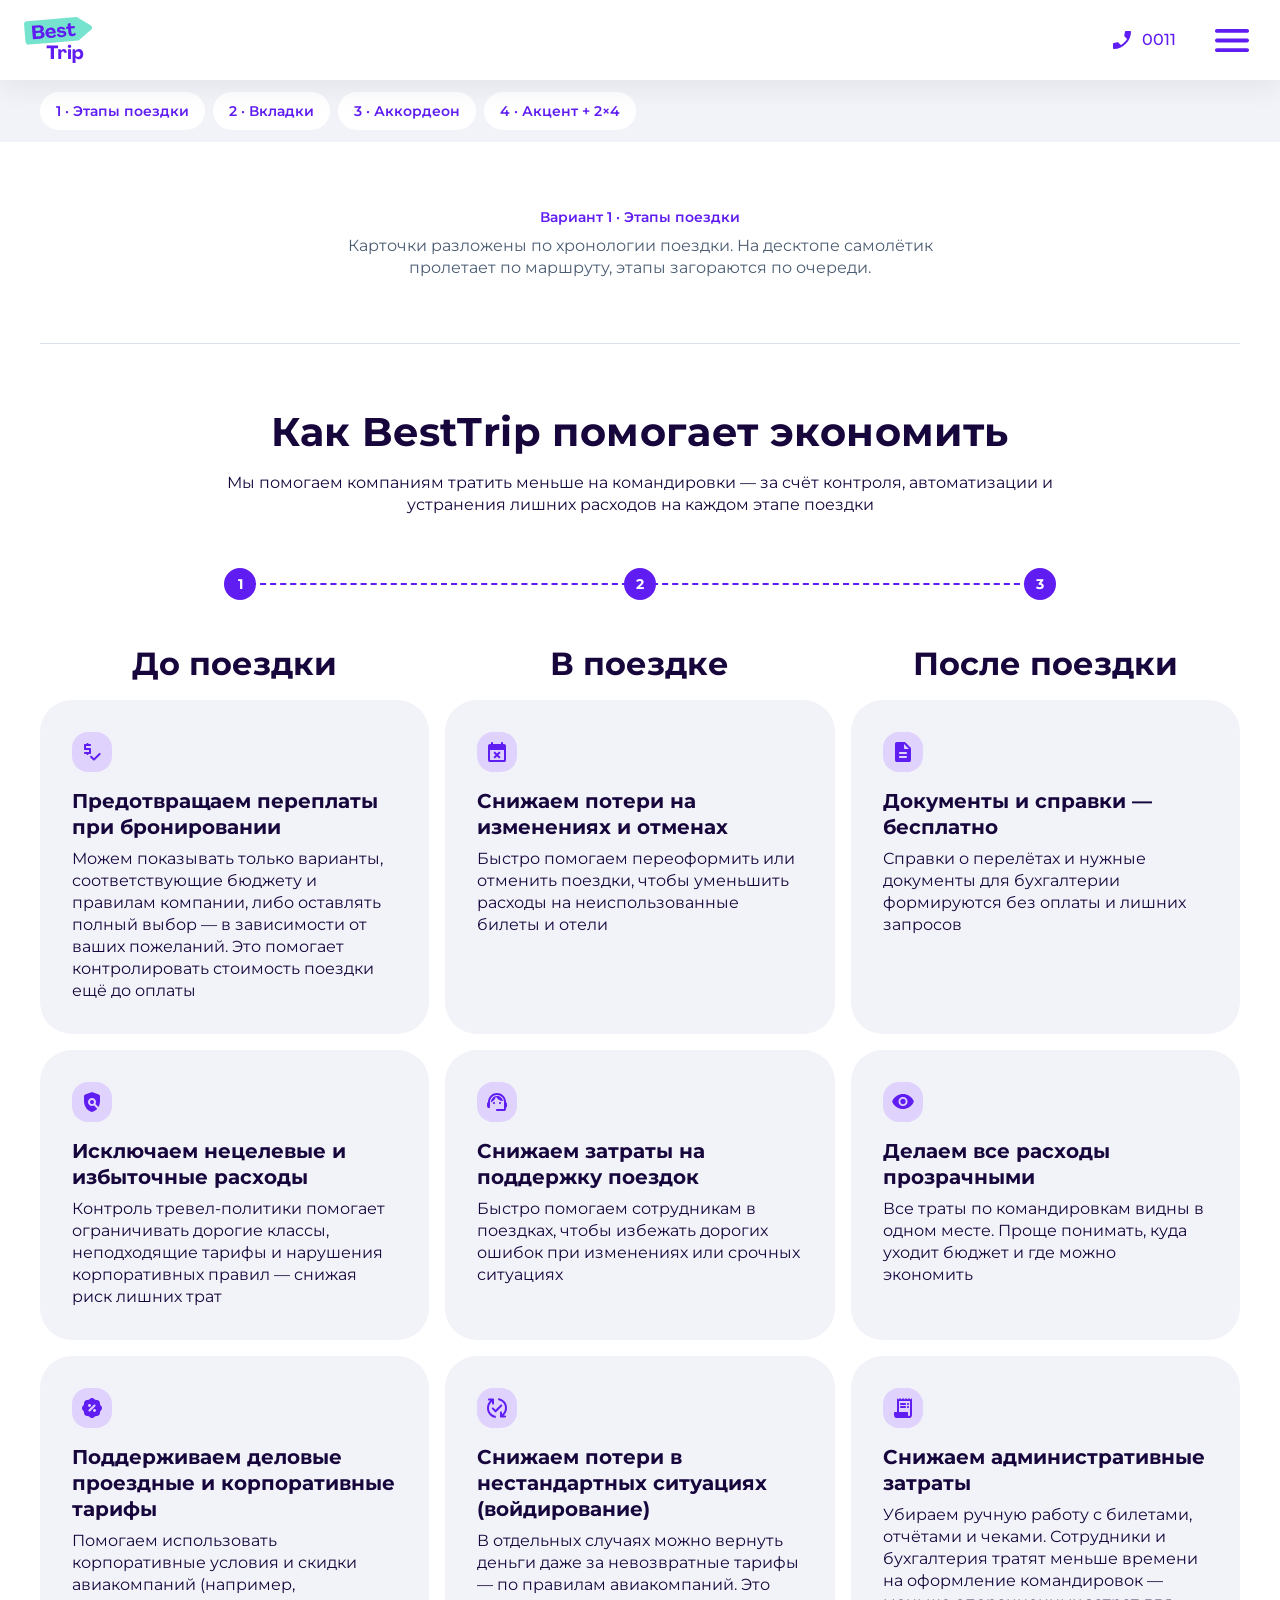
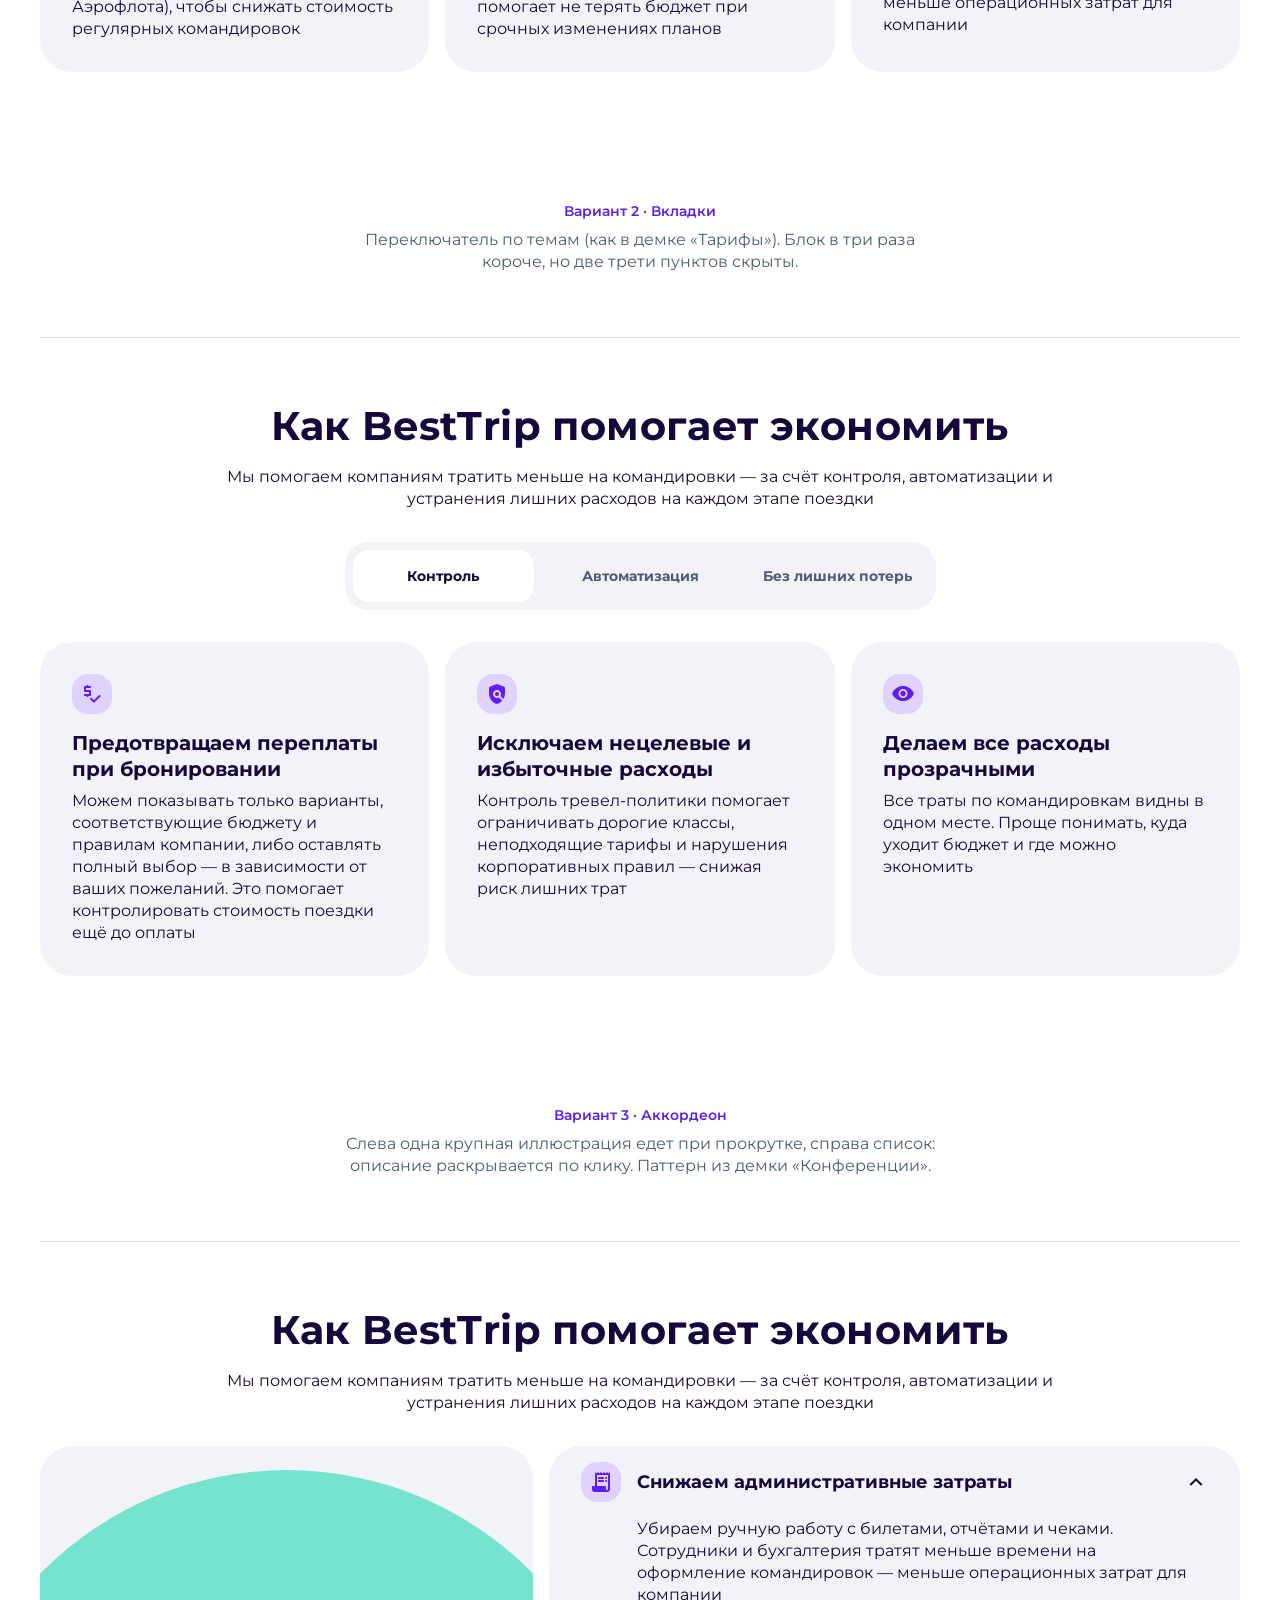
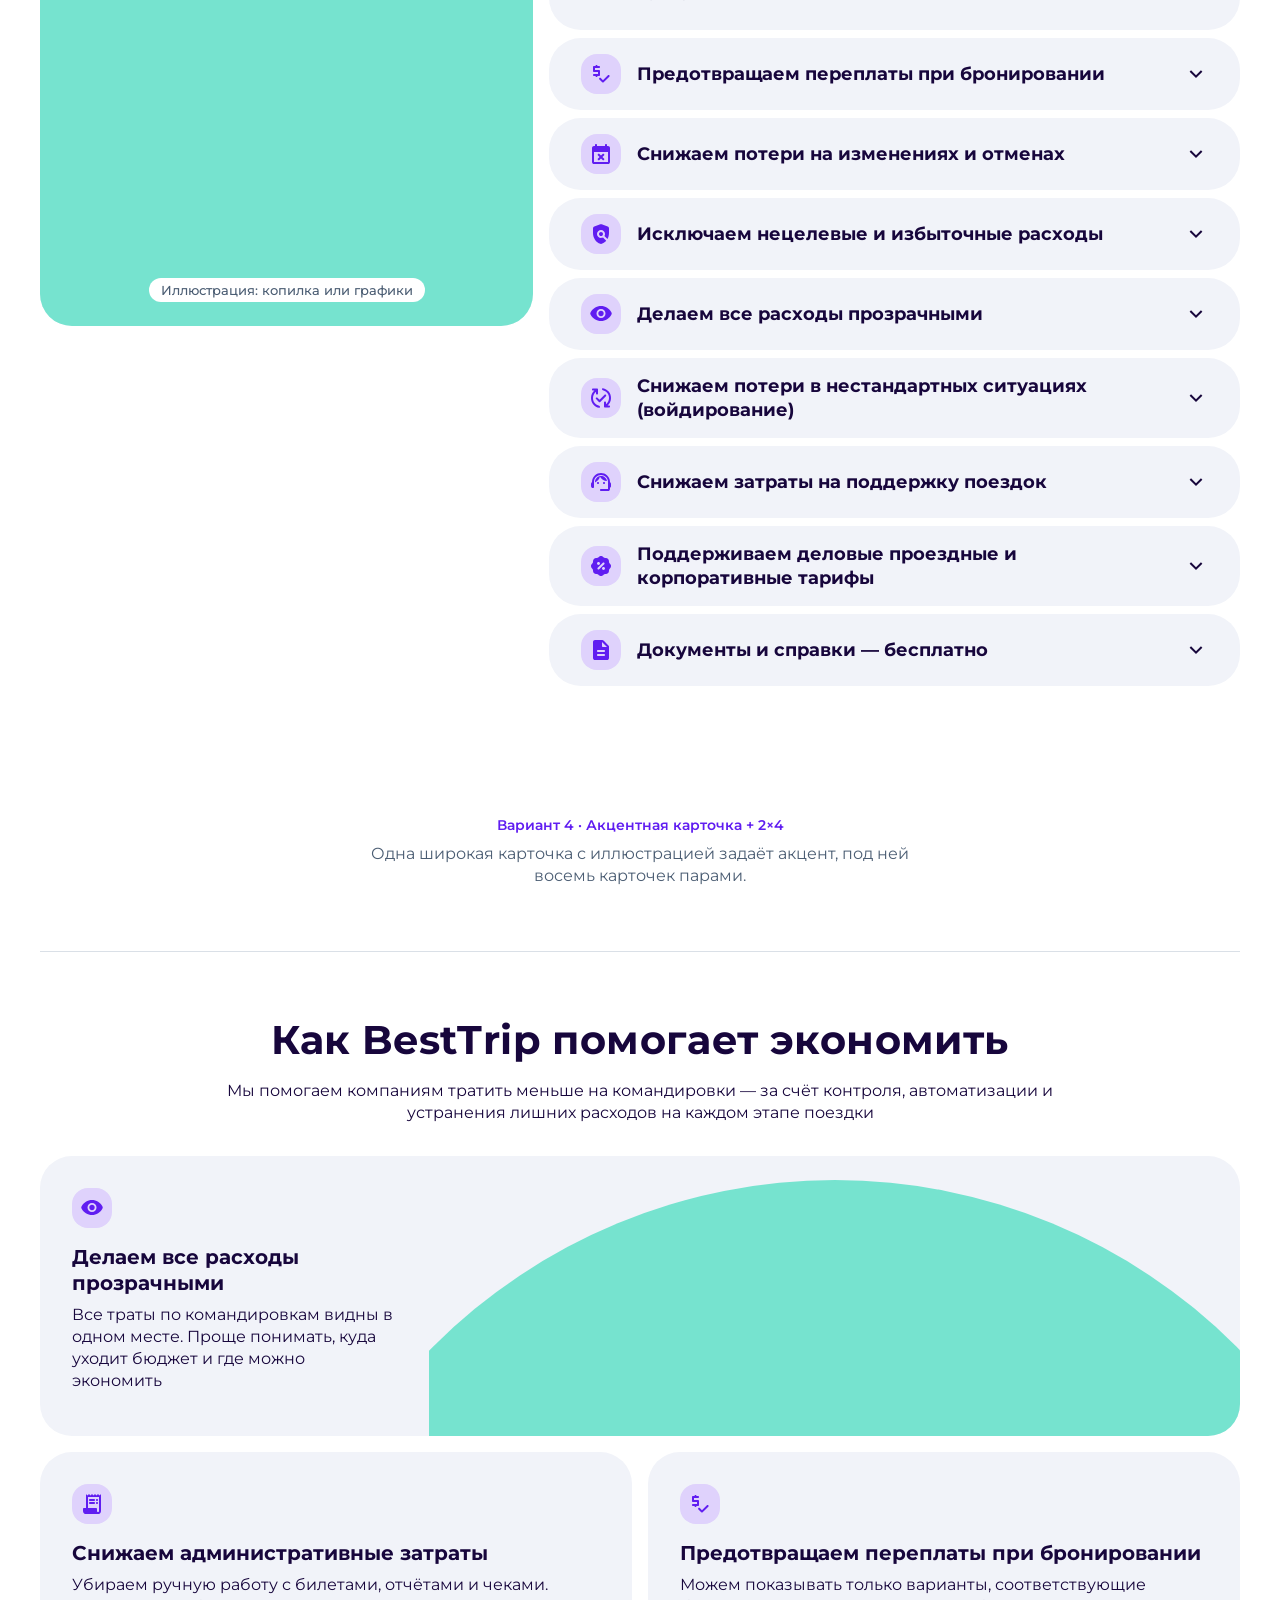
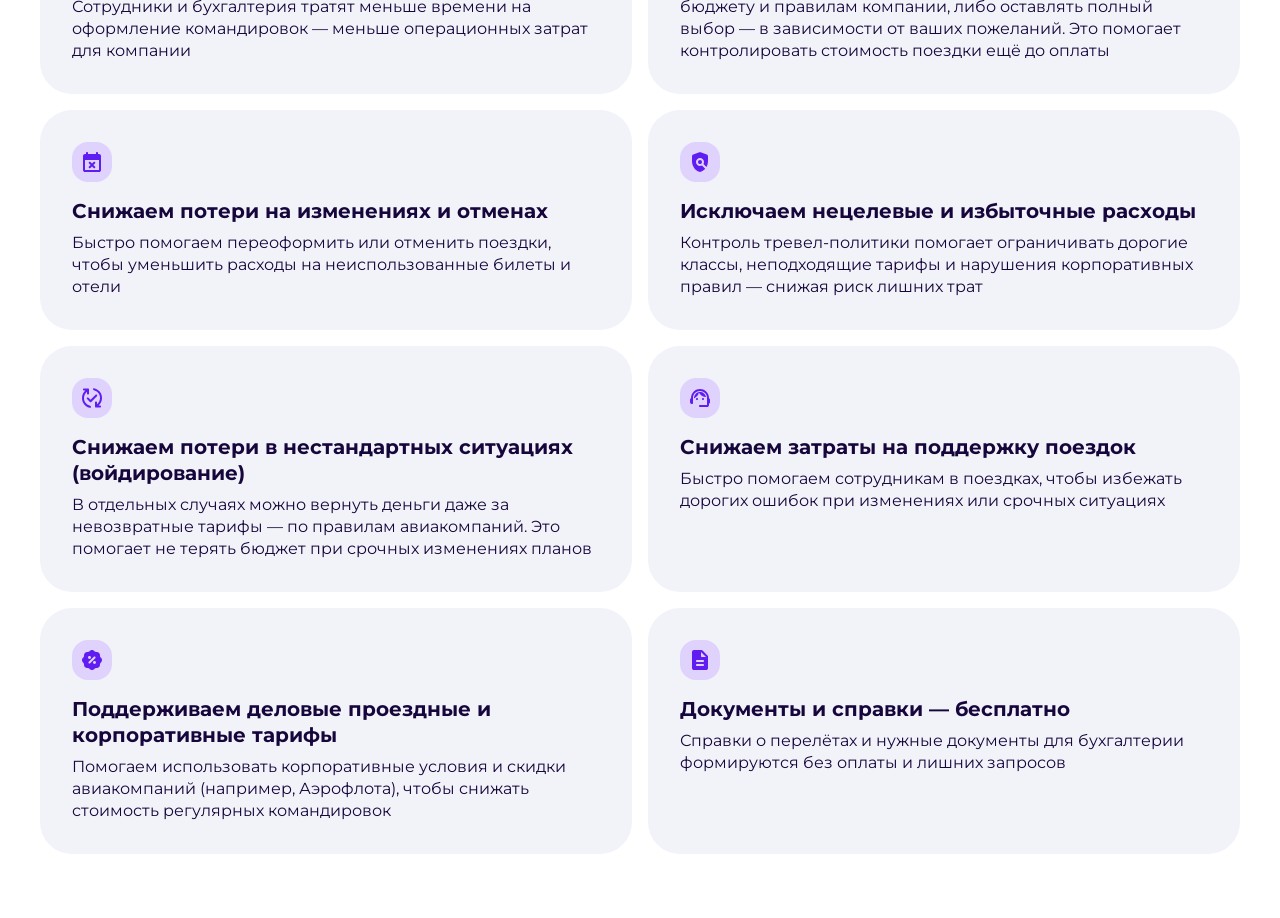
<file: savings-help-variants/index.html>
<!doctype html>
<html lang="ru">
<head>
<meta charset="utf-8">
<meta name="viewport" content="width=device-width, initial-scale=1">
<link rel="icon" type="image/svg+xml" href="../favicon.svg">
<title>Как BestTrip помогает экономить — варианты блока</title>
<link rel="preconnect" href="https://fonts.googleapis.com">
<link rel="preconnect" href="https://fonts.gstatic.com" crossorigin>
<link href="https://fonts.googleapis.com/css2?family=Montserrat:wght@400;500;600;700&display=swap" rel="stylesheet">
<script src="../assets/header.js" defer></script>
<style>
  /* Tokens: BestTrip design-system/tokens.css. Card metrics: design-system card component. */
  :root {
    --white: #ffffff;
    --ink: #17063c;
    --secondary-text: #4b5d73;
    --section-grey: #f1f3f9;
    --grey-40: #b5c2d0;
    --indigo: #601df1;
    --purple-light: #cfbbfb;
    --purple-light-10: #efe8fe;
    --purple-light-20: #dfd2fc;
    --mint: #76e3cf;
    --fast: 150ms; --base: 250ms; --slow: 350ms;
    --ease-out: ease-out; --ease-state: ease-in-out;

    /* mobile (<600) */
    --h2: 28px; --h2-lh: 36px; --h2-ls: 0;
    --h3: 24px; --h3-lh: 32px;
    --pad: 32px; --gutter: 16px;
    --card-pad: 24px; --card-radius: 24px;
  }
  @media (min-width: 600px) {
    :root { --h2: 32px; --h2-lh: 40px; --h2-ls: 0.32px; --pad: 48px; --gutter: 24px; --card-pad: 32px; }
  }
  @media (min-width: 1024px) {
    :root { --h2: 40px; --h2-lh: 48px; --h2-ls: 0.4px; --h3: 32px; --h3-lh: 40px; --pad: 64px; --gutter: 32px; --card-radius: 32px; }
  }

  * { box-sizing: border-box; }
  html { scroll-behavior: smooth; }
  html, body { margin: 0; }
  body {
    background: var(--white); color: var(--ink);
    font-family: 'Montserrat', Arial, sans-serif; font-size: 16px; line-height: 22px;
    -webkit-font-smoothing: antialiased;
  }
  .container { max-width: calc(1200px + var(--gutter) * 2); margin: 0 auto; padding: 0 var(--gutter); }

  /* ---------- Навигация по вариантам ---------- */
  .variants-nav {
    position: sticky; top: 0; z-index: 5;
    padding: 12px 0; background: var(--section-grey);
  }
  .variants-nav ul {
    display: flex; gap: 8px; margin: 0; padding: 0; list-style: none;
    overflow-x: auto; scrollbar-width: none;
  }
  .variants-nav a {
    display: inline-flex; min-height: 38px; align-items: center;
    border-radius: 48px; padding: 8px 16px;
    background: var(--white); color: var(--indigo);
    font-size: 14px; font-weight: 600; line-height: 22px; text-decoration: none; white-space: nowrap;
    transition: background-color var(--fast) var(--ease-state);
  }
  .variants-nav a:hover { background: var(--purple-light-20); }
  .variants-nav a:focus-visible { outline: 2px solid var(--indigo); outline-offset: 2px; }

  /* ---------- Подпись варианта ---------- */
  .label { padding: var(--pad) 0 0; text-align: center; scroll-margin-top: 80px; }
  .label__tag { display: inline-block; margin: 0 0 8px; color: var(--indigo); font-size: 14px; font-weight: 600; line-height: 20px; }
  .label__text { max-width: 592px; margin: 0 auto; color: var(--secondary-text); }
  .divider { height: 1px; margin-top: var(--pad); background: var(--grey-40); opacity: .5; }

  /* ---------- Общий блок ---------- */
  .block { padding: var(--pad) 0; }
  .heading { display: flex; flex-direction: column; gap: 16px; text-align: center; }
  .heading h2 { margin: 0; font-size: var(--h2); line-height: var(--h2-lh); letter-spacing: var(--h2-ls); font-weight: 700; }
  .heading p { max-width: 900px; margin: 0 auto; }
  .body { margin-top: 24px; }
  @media (min-width: 600px) { .body { margin-top: 32px; } }

  /* ---------- Карточка (design-system card, vertical, grey) ---------- */
  .card {
    display: flex; flex-direction: column; gap: 16px;
    border-radius: var(--card-radius); padding: var(--card-pad);
    background: var(--section-grey);
  }
  .badge { display: grid; width: 40px; height: 40px; flex: 0 0 auto; place-items: center; border-radius: 16px; background: var(--purple-light-20); }
  .ico { display: block; width: 24px; height: 24px; background: var(--indigo); mask: var(--icon) center / contain no-repeat; -webkit-mask: var(--icon) center / contain no-repeat; }
  .card h3, .card h4 { margin: 0; font-size: 20px; line-height: 26px; font-weight: 700; }
  .card p { margin: 8px 0 0; }

  /* Слот иллюстрации с мятным полукругом (заглушка) */
  .art {
    position: relative; overflow: hidden; min-height: 220px;
    display: grid; place-items: end center;
  }
  .art::before {
    position: absolute; left: 50%; top: 24px;
    width: 140%; aspect-ratio: 1; border-radius: 50%;
    background: var(--mint); content: ''; transform: translateX(-50%);
  }
  .art span {
    position: relative; margin-bottom: 24px; padding: 4px 12px; border-radius: 48px;
    background: var(--white); color: var(--secondary-text); font-size: 13px; line-height: 16px; font-weight: 500;
  }

  .grid { display: grid; gap: 16px; }
  @media (min-width: 600px) { .grid-2, .grid-3 { grid-template-columns: repeat(2, minmax(0, 1fr)); } }
  @media (min-width: 1024px) { .grid-3 { grid-template-columns: repeat(3, minmax(0, 1fr)); } }


  /* ---------- C. Широкая карточка + 2×4 ---------- */
  .wide { display: grid; overflow: hidden; border-radius: var(--card-radius); background: var(--section-grey); margin-bottom: 16px; }
  .wide .card { background: transparent; }
  .wide .art { min-height: 200px; }
  @media (min-width: 1024px) {
    .wide { grid-template-columns: minmax(0, 389px) minmax(0, 1fr); }
    .wide .art { min-height: 280px; }
  }

  /* ---------- D. Этапы поездки ---------- */
  .route { position: relative; display: none; height: 72px; margin-bottom: 24px; }
  .route__line {
    position: absolute; left: calc(100% / 6); right: calc(100% / 6); top: 35px;
    border-top: 2px dashed var(--purple-light);
  }
  .route__line--done {
    border-top-color: var(--indigo);
    clip-path: inset(0 100% 0 0);
  }
  .route__pin {
    position: absolute; top: 20px; width: 32px; height: 32px; margin-left: -16px;
    display: grid; place-items: center; border-radius: 50%;
    background: var(--purple-light-20); color: var(--indigo);
    font-size: 14px; font-weight: 700;
    transition: background-color var(--base) var(--ease-out), color var(--base) var(--ease-out);
  }
  .route__pin.is-on { background: var(--indigo); color: var(--white); }
  .route__plane {
    position: absolute; top: 24px; left: calc(100% / 6); width: 24px; height: 24px; margin-left: -12px;
    fill: var(--indigo); transform: rotate(90deg); opacity: 0;
  }
  .stages { display: grid; gap: 32px; }
  .stage { position: relative; display: flex; flex-direction: column; gap: 16px; }
  .stage__title { display: flex; align-items: center; gap: 12px; margin: 0; font-size: var(--h3); line-height: var(--h3-lh); font-weight: 700; }
  .stage__num {
    display: grid; width: 32px; height: 32px; flex: 0 0 auto; place-items: center; border-radius: 50%;
    background: var(--indigo); color: var(--white); font-size: 14px; line-height: 20px;
  }
  /* мобильный/планшет: вертикальная линия слева */
  .stage::before {
    position: absolute; left: 15px; top: 40px; bottom: -32px;
    border-left: 2px dashed var(--purple-light); content: '';
  }
  .stage:last-child::before { display: none; }
  .stage .stack { display: grid; gap: 16px; padding-left: 44px; }
  @media (min-width: 1024px) {
    .route { display: block; }
    /* Столбики одной высоты: заголовок и три карточки лежат в общих рядах (subgrid),
       поэтому карточки одного ряда равны по высоте во всех трёх колонках */
    .stages { grid-template-columns: repeat(3, minmax(0, 1fr)); grid-template-rows: auto repeat(3, auto); gap: 16px; }
    .stage { display: grid; grid-row: span 4; grid-template-rows: subgrid; gap: 16px; }
    .stage .stack { display: contents; }
    .stage::before { display: none; }
    .stage__num { display: none; }
    .stage__title { justify-content: center; }
    .stage .stack { padding-left: 0; }
  }
  /* анимация маршрута (только десктоп) */
  .js #variant-d .stage { opacity: .35; transition: opacity var(--slow) var(--ease-out); }
  .js #variant-d .stage.is-on { opacity: 1; }
  @media (max-width: 1023px) { .js #variant-d .stage { opacity: 1; } }
  #variant-d.is-run .route__line--done { animation: draw 1800ms linear forwards; }
  #variant-d.is-run .route__plane { animation: fly 1800ms linear forwards; }
  @keyframes draw { to { clip-path: inset(0 0 0 0); } }
  @keyframes fly {
    0% { left: calc(100% / 6); opacity: 0; }
    8% { opacity: 1; }
    92% { opacity: 1; }
    100% { left: calc(100% * 5 / 6); opacity: 0; }
  }

  /* ---------- E. Вкладки (Plan Switcher из демки «Тарифы») ---------- */
  .switch-wrap { display: flex; justify-content: center; margin-bottom: 32px; }
  .switch {
    position: relative; display: inline-grid; grid-auto-flow: column; grid-auto-columns: 1fr; gap: 16px;
    padding: 8px; border-radius: 24px; background: var(--section-grey);
  }
  .switch__pill {
    position: absolute; top: 8px; left: 8px; height: calc(100% - 16px); border-radius: 16px; background: var(--white);
    transition: transform var(--slow) var(--ease-state), width var(--slow) var(--ease-state), height var(--slow) var(--ease-state);
  }
  .switch__btn {
    position: relative; z-index: 1; min-height: 52px; padding: 16px; border: 0; border-radius: 16px;
    background: transparent; color: var(--ink); font: 700 14px/20px 'Montserrat', Arial, sans-serif; white-space: nowrap; cursor: pointer;
  }
  .switch__btn:focus-visible { outline: 2px solid var(--indigo); outline-offset: 2px; }
  .switch__btn[aria-selected='false'] { color: var(--secondary-text); }
  .switch__btn[aria-selected='false']:hover { color: var(--indigo); }
  .tab-panel { animation: panel-in var(--slow) var(--ease-out); }
  @keyframes panel-in { from { opacity: 0; transform: translateY(12px); } }
  @media (max-width: 599px) {
    .switch-wrap { display: block; }
    .switch { display: grid; grid-auto-flow: row; gap: 8px; width: 100%; }
  }

  /* ---------- F. Аккордеон + sticky-иллюстрация ---------- */
  .split { display: grid; gap: 16px; }
  .split__art { border-radius: var(--card-radius); background: var(--section-grey); overflow: hidden; }
  .split__art .art { min-height: 240px; }
  .acc { display: grid; gap: 8px; }
  .acc__item { border-radius: var(--card-radius); background: var(--section-grey); }
  .acc__btn {
    display: flex; width: 100%; align-items: center; gap: 16px;
    padding: 16px var(--card-pad); border: 0; border-radius: var(--card-radius);
    background: transparent; color: var(--ink); text-align: left; cursor: pointer;
    font: 700 18px/24px 'Montserrat', Arial, sans-serif;
  }
  .acc__btn:focus-visible { outline: 2px solid var(--indigo); outline-offset: 2px; }
  .acc__btn > span:nth-child(2) { flex: 1 1 auto; }
  .acc__chev {
    width: 24px; height: 24px; flex: 0 0 auto; background: var(--ink);
    mask: url(../assets/header/chevron-down.svg) center / 24px no-repeat;
    -webkit-mask: url(../assets/header/chevron-down.svg) center / 24px no-repeat;
    transition: transform var(--base) var(--ease-state);
  }
  .acc__btn[aria-expanded='true'] .acc__chev { transform: rotate(180deg); }
  .acc__panel { display: grid; grid-template-rows: 0fr; transition: grid-template-rows var(--slow) var(--ease-state); }
  .acc__panel > div { overflow: hidden; }
  .acc__panel p { margin: 0; padding: 0 var(--card-pad) 24px calc(var(--card-pad) + 56px); }
  .acc__btn[aria-expanded='true'] + .acc__panel { grid-template-rows: 1fr; }
  @media (min-width: 1024px) {
    .split { grid-template-columns: 5fr 7fr; align-items: start; }
    .split__art { position: sticky; top: 96px; }
    .split__art .art { min-height: 480px; }
  }
  @media (max-width: 599px) { .acc__panel p { padding-left: var(--card-pad); } }


  @media (prefers-reduced-motion: reduce) {
    html { scroll-behavior: auto; }
    *, *::before, *::after { transition: none !important; animation: none !important; }
    .js #variant-d .stage { opacity: 1; }
    .route__line--done { clip-path: none !important; }
  }
</style>
</head>
<body>
<script>document.documentElement.classList.add('js');</script>

<nav class="variants-nav" aria-label="Варианты блока">
  <div class="container">
    <ul>
      <li><a href="#v1">1 · Этапы поездки</a></li>
      <li><a href="#v2">2 · Вкладки</a></li>
      <li><a href="#v3">3 · Аккордеон</a></li>
      <li><a href="#v4">4 · Акцент + 2×4</a></li>
    </ul>
  </div>
</nav>

<main id="variants"></main>

<template id="tpl-heading">
  <div class="heading">
    <h2>Как BestTrip помогает экономить</h2>
    <p>Мы помогаем компаниям тратить меньше на командировки — за счёт контроля, автоматизации и устранения лишних расходов на каждом этапе поездки</p>
  </div>
</template>

<script>
(function () {
  const I = (n) => `url(img/${n}.svg)`;
  const items = {
    admin:   { t: 'Снижаем административные затраты', d: 'Убираем ручную работу с билетами, отчётами и чеками. Сотрудники и бухгалтерия тратят меньше времени на оформление командировок — меньше операционных затрат для компании', i: 'receipt-long' },
    changes: { t: 'Снижаем потери на изменениях и отменах', d: 'Быстро помогаем переоформить или отменить поездки, чтобы уменьшить расходы на неиспользованные билеты и отели', i: 'event-busy' },
    clear:   { t: 'Делаем все расходы прозрачными', d: 'Все траты по командировкам видны в одном месте. Проще понимать, куда уходит бюджет и где можно экономить', i: 'visibility' },
    support: { t: 'Снижаем затраты на поддержку поездок', d: 'Быстро помогаем сотрудникам в поездках, чтобы избежать дорогих ошибок при изменениях или срочных ситуациях', i: 'support-agent' },
    docs:    { t: 'Документы и справки — бесплатно', d: 'Справки о перелётах и нужные документы для бухгалтерии формируются без оплаты и лишних запросов', i: 'description' },
    overpay: { t: 'Предотвращаем переплаты при бронировании', d: 'Можем показывать только варианты, соответствующие бюджету и правилам компании, либо оставлять полный выбор — в зависимости от ваших пожеланий. Это помогает контролировать стоимость поездки ещё до оплаты', i: 'price-check' },
    policy:  { t: 'Исключаем нецелевые и избыточные расходы', d: 'Контроль тревел-политики помогает ограничивать дорогие классы, неподходящие тарифы и нарушения корпоративных правил — снижая риск лишних трат', i: 'policy' },
    voiding: { t: 'Снижаем потери в нестандартных ситуациях (войдирование)', d: 'В отдельных случаях можно вернуть деньги даже за невозвратные тарифы — по правилам авиакомпаний. Это помогает не терять бюджет при срочных изменениях планов', i: 'published-with-changes' },
    fares:   { t: 'Поддерживаем деловые проездные и корпоративные тарифы', d: 'Помогаем использовать корпоративные условия и скидки авиакомпаний (например, Аэрофлота), чтобы снижать стоимость регулярных командировок', i: 'percent-discount' },
  };
  const order = ['admin', 'overpay', 'changes', 'policy', 'clear', 'voiding', 'support', 'fares', 'docs'];
  const themes = [
    ['Контроль', ['overpay', 'policy', 'clear']],
    ['Автоматизация', ['admin', 'docs', 'support']],
    ['Без лишних потерь', ['changes', 'voiding', 'fares']],
  ];
  const stages = [
    ['До поездки', ['overpay', 'policy', 'fares']],
    ['В поездке', ['changes', 'support', 'voiding']],
    ['После поездки', ['docs', 'clear', 'admin']],
  ];

  const badge = (k) => `<span class="badge"><i class="ico" style="--icon:${I(items[k].i)}"></i></span>`;
  const card = (k, h = 'h3') => `<article class="card">${badge(k)}<div><${h}>${items[k].t}</${h}><p>${items[k].d}</p></div></article>`;
  const art = (label) => `<div class="art" aria-hidden="true">${label ? `<span>${label}</span>` : ''}</div>`;
  const heading = document.getElementById('tpl-heading').innerHTML;

  const variants = [
    { id: 'd', anchor: 'v1', tag: 'Вариант 1 · Этапы поездки', text: 'Карточки разложены по хронологии поездки. На десктопе самолётик пролетает по маршруту, этапы загораются по очереди.',
      html: `<div class="route" aria-hidden="true">
               <div class="route__line"></div><div class="route__line route__line--done"></div>
               <span class="route__pin" style="left:calc(100%/6)">1</span>
               <span class="route__pin" style="left:50%">2</span>
               <span class="route__pin" style="left:calc(100%*5/6)">3</span>
               <svg class="route__plane" viewBox="0 0 24 24"><path d="M21 16v-2l-8-5V3.5a1.5 1.5 0 0 0-3 0V9l-8 5v2l8-2.5V19l-2 1.5V22l3.5-1 3.5 1v-1.5L13 19v-5.5z"/></svg>
             </div>
             <div class="stages">${stages.map(([t, ks], n) => `<section class="stage"><h3 class="stage__title"><span class="stage__num">${n + 1}</span>${t}</h3><div class="stack">${ks.map((k) => card(k, 'h4')).join('')}</div></section>`).join('')}</div>` },
    { id: 'e', anchor: 'v2', tag: 'Вариант 2 · Вкладки', text: 'Переключатель по темам (как в демке «Тарифы»). Блок в три раза короче, но две трети пунктов скрыты.',
      html: `<div class="switch-wrap"><div class="switch" role="tablist" aria-label="Темы" id="tabs">
               <span class="switch__pill" aria-hidden="true"></span>
               ${themes.map(([t], n) => `<button class="switch__btn" type="button" role="tab" id="tab-${n}" aria-controls="tabpanel" aria-selected="${n === 0}">${t}</button>`).join('')}
             </div></div>
             <div id="tabpanel" role="tabpanel" aria-labelledby="tab-0"></div>` },
    { id: 'f', anchor: 'v3', tag: 'Вариант 3 · Аккордеон', text: 'Слева одна крупная иллюстрация едет при прокрутке, справа список: описание раскрывается по клику. Паттерн из демки «Конференции».',
      html: `<div class="split"><div class="split__art">${art('Иллюстрация: копилка или графики')}</div>
             <div class="acc">${order.map((k, n) => `<div class="acc__item"><button class="acc__btn" type="button" aria-expanded="${n === 0}" aria-controls="acc-${n}">${badge(k)}<span>${items[k].t}</span><i class="acc__chev" aria-hidden="true"></i></button><div class="acc__panel" id="acc-${n}"><div><p>${items[k].d}</p></div></div></div>`).join('')}</div></div>` },
    { id: 'c', anchor: 'v4', tag: 'Вариант 4 · Акцентная карточка + 2×4', text: 'Одна широкая карточка с иллюстрацией задаёт акцент, под ней восемь карточек парами.',
      html: `<div class="wide">${card('clear')}${art('')}</div><div class="grid grid-2">${order.filter((k) => k !== 'clear').map((k) => card(k)).join('')}</div>` },
  ];

  document.getElementById('variants').innerHTML = variants.map((v) => `
    <div class="label" id="${v.anchor}"><div class="container">
      <p class="label__tag">${v.tag}</p><p class="label__text">${v.text}</p>
      <div class="divider"></div>
    </div></div>
    <section class="block" id="variant-${v.id}" aria-label="${v.tag}"><div class="container">
      ${heading}<div class="body">${v.html}</div>
    </div></section>`).join('');

  /* ---- E: вкладки ---- */
  const tabs = [...document.querySelectorAll('#tabs .switch__btn')];
  const pill = document.querySelector('#tabs .switch__pill');
  const panel = document.getElementById('tabpanel');
  const movePill = () => {
    const a = tabs.find((t) => t.getAttribute('aria-selected') === 'true');
    pill.style.width = a.offsetWidth + 'px';
    pill.style.height = a.offsetHeight + 'px';
    pill.style.transform = `translate(${a.offsetLeft - 8}px, ${a.offsetTop - 8}px)`;
  };
  const showTab = (n) => {
    tabs.forEach((t, i) => { t.setAttribute('aria-selected', String(i === n)); t.tabIndex = i === n ? 0 : -1; });
    panel.setAttribute('aria-labelledby', 'tab-' + n);
    panel.innerHTML = `<div class="tab-panel grid grid-3">${themes[n][1].map((k) => card(k)).join('')}</div>`;
    movePill();
  };
  tabs.forEach((t, n) => t.addEventListener('click', () => showTab(n)));
  document.getElementById('tabs').addEventListener('keydown', (e) => {
    const cur = tabs.findIndex((t) => t.getAttribute('aria-selected') === 'true');
    const d = e.key === 'ArrowRight' || e.key === 'ArrowDown' ? 1 : e.key === 'ArrowLeft' || e.key === 'ArrowUp' ? -1 : 0;
    if (!d) return;
    e.preventDefault();
    const n = (cur + d + tabs.length) % tabs.length;
    showTab(n); tabs[n].focus();
  });
  showTab(0);
  addEventListener('resize', movePill);
  document.fonts && document.fonts.ready.then(movePill);

  /* ---- F: аккордеон, пункты раскрываются независимо ---- */
  document.querySelectorAll('.acc__btn').forEach((b) => b.addEventListener('click', () => {
    b.setAttribute('aria-expanded', String(b.getAttribute('aria-expanded') !== 'true'));
  }));

  /* ---- D: маршрут ---- */
  const d = document.getElementById('variant-d');
  const stageEls = [...d.querySelectorAll('.stage')];
  const pins = [...d.querySelectorAll('.route__pin')];
  const reduced = matchMedia('(prefers-reduced-motion: reduce)').matches;
  const lightAll = () => { stageEls.forEach((s) => s.classList.add('is-on')); pins.forEach((p) => p.classList.add('is-on')); };
  if (reduced || !('IntersectionObserver' in window)) { lightAll(); }
  else {
    const io = new IntersectionObserver((es) => {
      if (!es.some((e) => e.isIntersecting)) return;
      io.disconnect();
      d.classList.add('is-run');
      // этап загорается, когда самолётик долетает до его точки (0 / 900 / 1800 мс)
      [0, 900, 1800].forEach((t, n) => setTimeout(() => { stageEls[n].classList.add('is-on'); pins[n].classList.add('is-on'); }, t));
    }, { threshold: 0.3 });
    io.observe(d);
  }
})();
</script>
</body>
</html>
</file>
